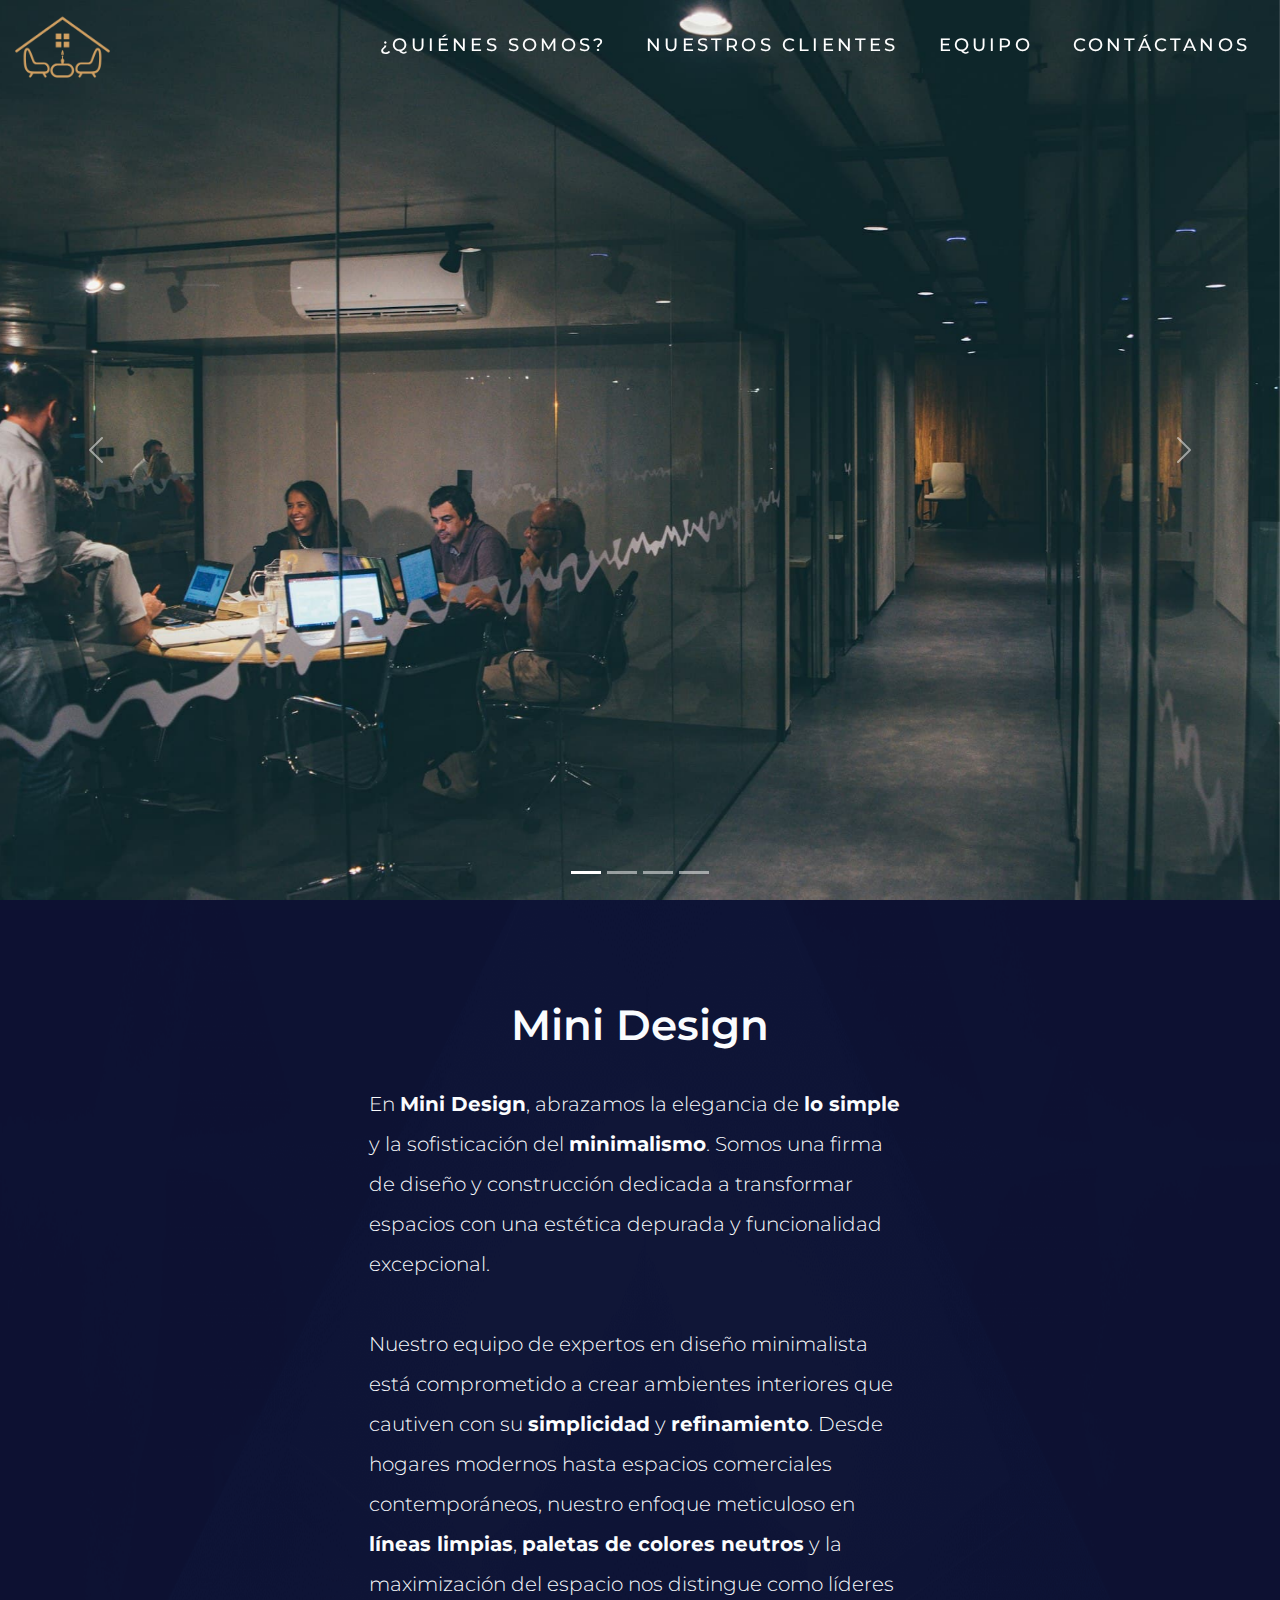
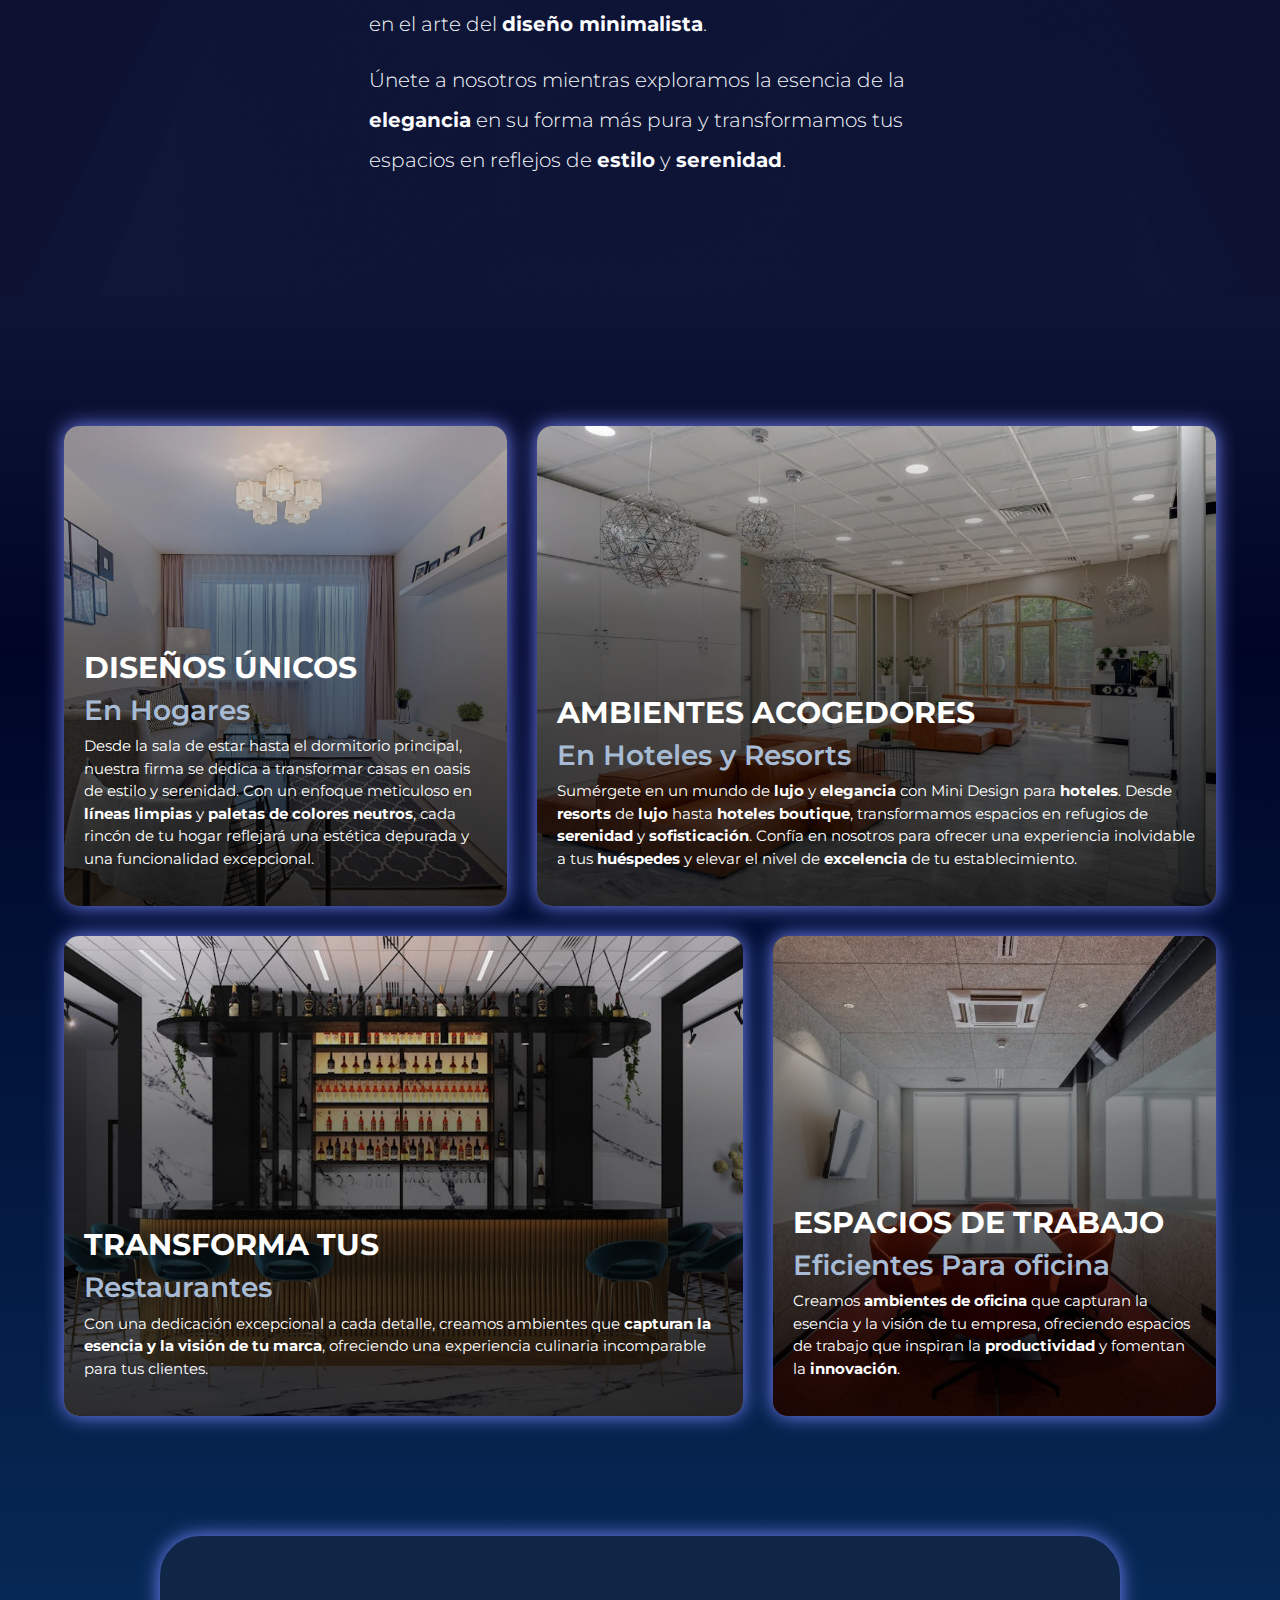
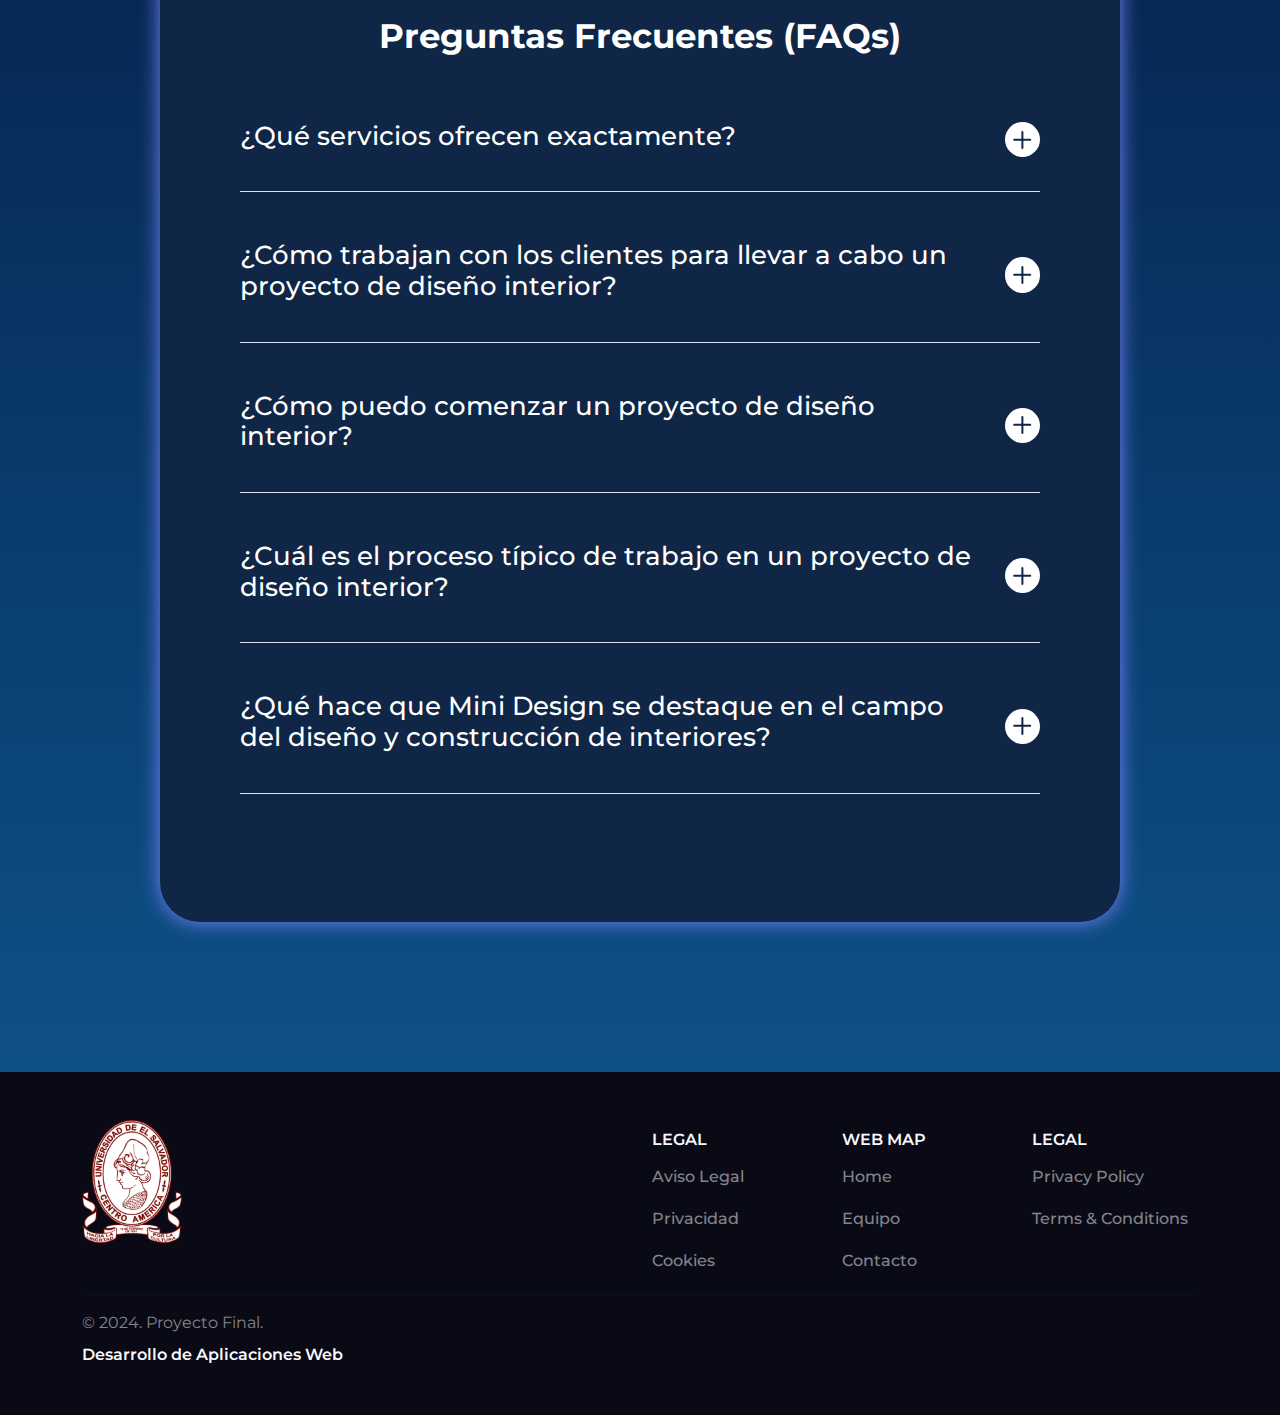
<file: index.html>
<!DOCTYPE html>
<html lang="en">

<head>
  <meta charset="UTF-8">
  <meta name="viewport" content="width=device-width, initial-scale=1.0">
  <title>Mini Design</title>
  <!--BOOTSTRAP-->
  <link href="https://cdn.jsdelivr.net/npm/bootstrap@5.3.3/dist/css/bootstrap.min.css" rel="stylesheet"
    integrity="sha384-QWTKZyjpPEjISv5WaRU9OFeRpok6YctnYmDr5pNlyT2bRjXh0JMhjY6hW+ALEwIH" crossorigin="anonymous">
  <!--CSS-->
  <link rel="stylesheet" href="css/style.css">
  <!--Fav-icon-->
  <link rel="icon" href="images/logo.png" type="image/png">
</head>

<body>
  <!-- HEADER && NAVBAR-->
  <section id="header">
    <header class="navbar__header navbar__container">
      <navbar class="nav">
        <div class="navbar__logo">
          <a href="#">
            <!-- TODO: CHANGE TO A NEW LOGO-->
            <img src="images/logo.png" width="105">
          </a>
        </div>

        <div class="navbar__list">
          <div class="navbar__hamburger">
            <div class="navbar__bar"></div>
          </div>
          <ul>
            <li><a class="navbar-link" data-after="¿Quiénes somos?" href="./about.html">¿Quiénes somos?</a></li>
            <li><a class="navbar-link" data-after="Nuestros clientes" href="./clientes.html">Nuestros clientes</a></li>
            <li><a class="navbar-link" data-after="Equipo" href="./equipo.html">Equipo</a></li>
            <li><a class="navbar-link" data-after="Contáctanos" href="./contact.html">Contáctanos</a></li>
          </ul>
        </div>
      </navbar>
    </header>
  </section>

  <!-- SLIDER -->
  <section id="carousel-section">
    <div id="carouselExampleIndicators" class="carousel slide">
      <div class="carousel-indicators">
        <button type="button" data-bs-target="#carouselExampleIndicators" data-bs-slide-to="0" class="active"
          aria-current="true" aria-label="Slide 1"></button>
        <button type="button" data-bs-target="#carouselExampleIndicators" data-bs-slide-to="1"
          aria-label="Slide 2"></button>
        <button type="button" data-bs-target="#carouselExampleIndicators" data-bs-slide-to="2"
          aria-label="Slide 3"></button>
        <button type="button" data-bs-target="#carouselExampleIndicators" data-bs-slide-to="3"
          aria-label="Slide 4"></button>
      </div>

      <div class="carousel-inner">
        <div class="carousel-item active">
          <img src="images/slider/slider-1.jpg" class="d-block" alt="...">
          <div class="carousel-caption downToUp  d-md-block">
            <h4>Mini Design</h4>
            <p>"Espacios que inspiran"</p>
          </div>
        </div>
        <div class="carousel-item">
          <img src="images/slider/slider-2.jpg" class="d-block" alt="...">
          <div class="carousel-caption  d-md-block">
            <h4>Mini Design</h4>
            <p>"Espacios que inspiran"</p>
          </div>
        </div>
        <div class="carousel-item">
          <img src="images/slider/slider-3.jpg" class="d-block" alt="...">
          <div class="carousel-caption  d-md-block">
            <h4>Mini Design</h4>
            <p>"Espacios que inspiran"</p>
          </div>
        </div>
        <div class="carousel-item">
          <img src="images/slider/slider-4.jpg" class="d-block" alt="...">
          <div class="carousel-caption  d-md-block">
            <h4>Mini Design</h4>
            <p>"Espacios que inspiran"</p>
          </div>
        </div>
      </div>

      <button class="carousel-control-prev" type="button" data-bs-target="#carouselExampleIndicators"
        data-bs-slide="prev">
        <span class="carousel-control-prev-icon" aria-hidden="true"></span>
        <span class="visually-hidden">Previous</span>
      </button>
      <button class="carousel-control-next" type="button" data-bs-target="#carouselExampleIndicators"
        data-bs-slide="next">
        <span class="carousel-control-next-icon" aria-hidden="true"></span>
        <span class="visually-hidden">Next</span>
      </button>
    </div>
  </section>

  <!-- SUMMARY ABOUT US -->
  <section id="summary-section">
    <div class="summary__container">
      <h1 class="showScroll">Mini Design</h1>

      <article class="summary__text">
        <p>
          En <strong>Mini Design</strong>, abrazamos la elegancia de <strong>lo simple</strong> y la sofisticación del
          <strong>minimalismo</strong>. Somos una firma de diseño y construcción dedicada a transformar espacios con una
          estética depurada y funcionalidad excepcional.
        </p>
        <p>
          Nuestro equipo de expertos en diseño minimalista está comprometido a crear ambientes interiores que cautiven
          con su <strong>simplicidad</strong> y <strong>refinamiento</strong>. Desde hogares modernos hasta espacios
          comerciales contemporáneos, nuestro enfoque meticuloso en <strong>líneas limpias</strong>, <strong>paletas de
            colores neutros</strong> y la maximización del espacio nos distingue como líderes en el arte del
          <strong>diseño minimalista</strong>.
        </p>
        <p>
          Únete a nosotros mientras exploramos la esencia de la <strong>elegancia</strong> en su forma más
          pura y transformamos tus espacios en reflejos de <strong>estilo</strong> y <strong>serenidad</strong>.
        </p>
      </article>
    </div>
  </section>

  <!-- BENTO GRID -->
  <section id="bentos">
    <div class="bentos__container">
      <article>
        <div class="bentos__content">
          <h2>Diseños únicos</h2>
          <h3>En Hogares</h3>
          <p>
            Desde la sala de estar hasta el dormitorio principal, nuestra firma se dedica a transformar casas en oasis
            de estilo y serenidad. Con un enfoque meticuloso en <strong>líneas limpias</strong> y <strong>paletas de
              colores neutros</strong>, cada rincón de tu hogar reflejará una estética depurada y una funcionalidad
            excepcional.
          </p>
        </div>
        <div class="bentos__image"></div>
        <div class="bentos__gradient"></div>
      </article>


      <article>
        <div class="bentos__content">
          <h2>Ambientes Acogedores</h2>
          <h3>En Hoteles y Resorts</h3>
          <p>
            Sumérgete en un mundo de <strong>lujo</strong> y <strong>elegancia</strong> con Mini Design para
            <strong>hoteles</strong>.
            Desde <strong>resorts</strong> de <strong>lujo</strong> hasta <strong>hoteles boutique</strong>,
            transformamos espacios en
            refugios de <strong>serenidad</strong> y <strong>sofisticación</strong>. Confía en nosotros para ofrecer una
            experiencia
            inolvidable a tus <strong>huéspedes</strong> y elevar el nivel de <strong>excelencia</strong> de tu
            establecimiento.
          </p>
        </div>
        <div class="bentos__image"></div>
        <div class="bentos__gradient"></div>
      </article>

      <article>
        <div class="bentos__content">
          <h2>Transforma tus</h2>
          <h3>Restaurantes</h3>
          <p>
            Con una dedicación excepcional a cada detalle, creamos ambientes que <strong>capturan la esencia
              y la visión de tu marca</strong>, ofreciendo una experiencia culinaria incomparable para tus clientes.
          </p>

        </div>
        <div class="bentos__image"></div>
        <div class="bentos__gradient"></div>
      </article>

      <article>
        <div class="bentos__content">
          <h2>Espacios de Trabajo</h2>
          <h3>Eficientes Para oficina</h3>
          <p>
            Creamos <strong>ambientes de oficina</strong>
            que capturan la esencia y la visión de tu empresa, ofreciendo espacios de trabajo que inspiran la
            <strong>productividad</strong> y fomentan la <strong>innovación</strong>.
          </p>
        </div>
        <div class="bentos__image"></div>
        <div class="bentos__gradient"></div>
      </article>
    </div>

    <div class="FAQ-container">
      <div class="accordion__wrapper">
        <h1 class="accordion__title">Preguntas Frecuentes (FAQs)</h1>
    
        <!-- Accordion 1  -->
        <div class="accordion">
          <div class="accordion__header">
            <h2 class="accordion__question">¿Qué servicios ofrecen exactamente?</h2>
            <div class="accordion__icon">
              <div class="accorddion-ic"></div>
            </div>
          </div>
          <div class="accordion__content">
            <p class="accordion__answer">
              En Mini Design nos especializamos en transformar espacios interiores en obras de arte funcionales y estéticamente
              agradables. Nuestro equipo de diseñadores y constructores trabaja en estrecha colaboración con nuestros clientes para
              convertir sus visiones en realidad, ya sea en proyectos residenciales o comerciales.
            </p>
          </div>
        </div>

        <!-- Accordion 2  -->
        <div class="accordion">
          <div class="accordion__header">
            <h2 class="accordion__question">¿Cómo trabajan con los clientes para llevar a cabo un proyecto de diseño interior?</h2>
            <div class="accordion__icon">
              <div class="accorddion-ic"></div>
            </div>
          </div>
          <div class="accordion__content">
            <p class="accordion__answer">
              En Mini Design, nos comprometemos a ofrecer un servicio personalizado y de alta calidad. Trabajamos en estrecha
              colaboración con nuestros clientes desde el concepto inicial hasta la finalización del proyecto, centrándonos en la
              excelencia en el diseño y la ejecución para asegurar su satisfacción.
            </p>
          </div>
        </div>
    
        <!-- Accordion 3 -->
        <div class="accordion">
          <div class="accordion__header">
            <h2 class="accordion__question">¿Cómo puedo comenzar un proyecto de diseño interior?</h2>
            <div class="accordion__icon">
              <div class="accorddion-ic"></div>
            </div>
          </div>
          <div class="accordion__content">
            <p class="accordion__answer">
              Para comenzar un proyecto con Mini Design, simplemente contáctanos a través de nuestro sitio web o por teléfono para
              programar una consulta inicial. Durante esta consulta, discutiremos tus ideas, objetivos y requisitos específicos, y
              trabajaremos juntos para desarrollar un plan personalizado que se adapte a tus necesidades.
            </p>
          </div>
        </div>
    
        <!-- Accordion 4 -->
        <div class="accordion">
          <div class="accordion__header">
            <h2 class="accordion__question">¿Cuál es el proceso típico de trabajo en un proyecto de diseño interior?</h2>
            <div class="accordion__icon">
              <div class="accorddion-ic"></div>
            </div>
          </div>
          <div class="accordion__content">
            <p class="accordion__answer">
              Nuestro proceso comienza con una consulta inicial para comprender tus necesidades y objetivos. Luego, nuestro equipo
              desarrollará conceptos y propuestas de diseño que se ajusten a tus preferencias. Una vez aprobado el diseño,
              procedemos con la ejecución del proyecto, gestionando todos los aspectos de la construcción y la instalación para
              garantizar un resultado final excepcional.
            </p>
          </div>
        </div>
    
        <!-- Accordion 5 -->
        <div class="accordion">
          <div class="accordion__header">
            <h2 class="accordion__question">¿Qué hace que Mini Design se destaque en el campo del diseño y construcción de interiores?</h2>
            <div class="accordion__icon">
              <div class="accorddion-ic"></div>
            </div>
          </div>
          <div class="accordion__content">
            <p class="accordion__answer">
              Mini Design se destaca en el campo del diseño y construcción de interiores por varias razones, y una de las
              principales es nuestra maestría en el estilo minimalista. Nos hemos convertido en líderes reconocidos en este ámbito
              gracias a nuestra capacidad para crear espacios excepcionales que fusionan la funcionalidad con la estética de una
              manera sutil y elegante.
            </p>
          </div>
        </div>
      </div>
    </div>
  </section>

  <footer id="footer">
    <section class="py-5 py-xl-8 py-xxl-9">
      <div class="container overflow-hidden">
        <div class="row gy-5 gy-md-0 align-items-start">
          <div class="col-sm-12 col-md-6 text-center text-md-start">
            <img width="100px" src="images/ues-logo.webp">
          </div>

          <div class="footer__col col-sm-12 col-md-2 text-center text-md-start d-flex flex-column">
            <div class="footer_heading text-center text-md-start mt-2 fs-7 text-light">
              LEGAL
            </div>
            <a class="text-white-50 text-decoration-none" href="./legal.html">
              <h6>Aviso Legal</h6>
            </a>
            <a class="text-white-50 text-decoration-none" href="./privacidad.html">
              <h6>Privacidad</h6>
            </a>
            <a class="text-white-50 text-decoration-none" href="./cookies.html">
              <h6>Cookies</h6>
            </a>
          </div>

          <div class="footer__col col-sm-12 col-md-2 text-center text-md-start d-flex flex-column">
            <div class="footer_heading text-center text-md-start mt-2 fs-7 text-light">
              WEB MAP
            </div>
            <a class="text-white-50 text-decoration-none" href="./index.html">
              <h6>Home</h6>
            </a>
            <a class="text-white-50 text-decoration-none" href="./equipo.html">
              <h6>Equipo</h6>
            </a>
            <a class="text-white-50 text-decoration-none" href="./contact.html">
              <h6>Contacto</h6>
            </a>
          </div>

          <div class="footer__col col-sm-12 col-md-2 text-center text-md-start d-flex flex-column">
            <div class="footer_heading text-center text-md-start mt-2 fs-7 text-light">
              LEGAL
            </div>
            <a class="text-white-50 text-decoration-none" href="./privacidad.html">
              <h6>Privacy Policy</h6>
            </a>
            <a class="text-white-50 text-decoration-none" href="./terminos.html">
              <h6>Terms & Conditions</h6>
            </a>
          </div>
        </div>
        <hr>

        <div class="row">
          <div class="col-xs-12 col-md-6 order-1 order-md-0 ">
            <div class="copyright text-center text-md-start text-white-50">
              &copy; 2024. Proyecto Final.
            </div>
            <div class="footer_heading text-center text-md-start mt-2 fs-7 text-light">
              Desarrollo de Aplicaciones Web
            </div>
          </div>
        </div>
    </section>
  </footer>

  <script src="https://cdn.jsdelivr.net/npm/bootstrap@5.3.3/dist/js/bootstrap.bundle.min.js"
    integrity="sha384-YvpcrYf0tY3lHB60NNkmXc5s9fDVZLESaAA55NDzOxhy9GkcIdslK1eN7N6jIeHz"
    crossorigin="anonymous"></script>
  <script src="js/script.js"></script>
</body>
</html>
</file>
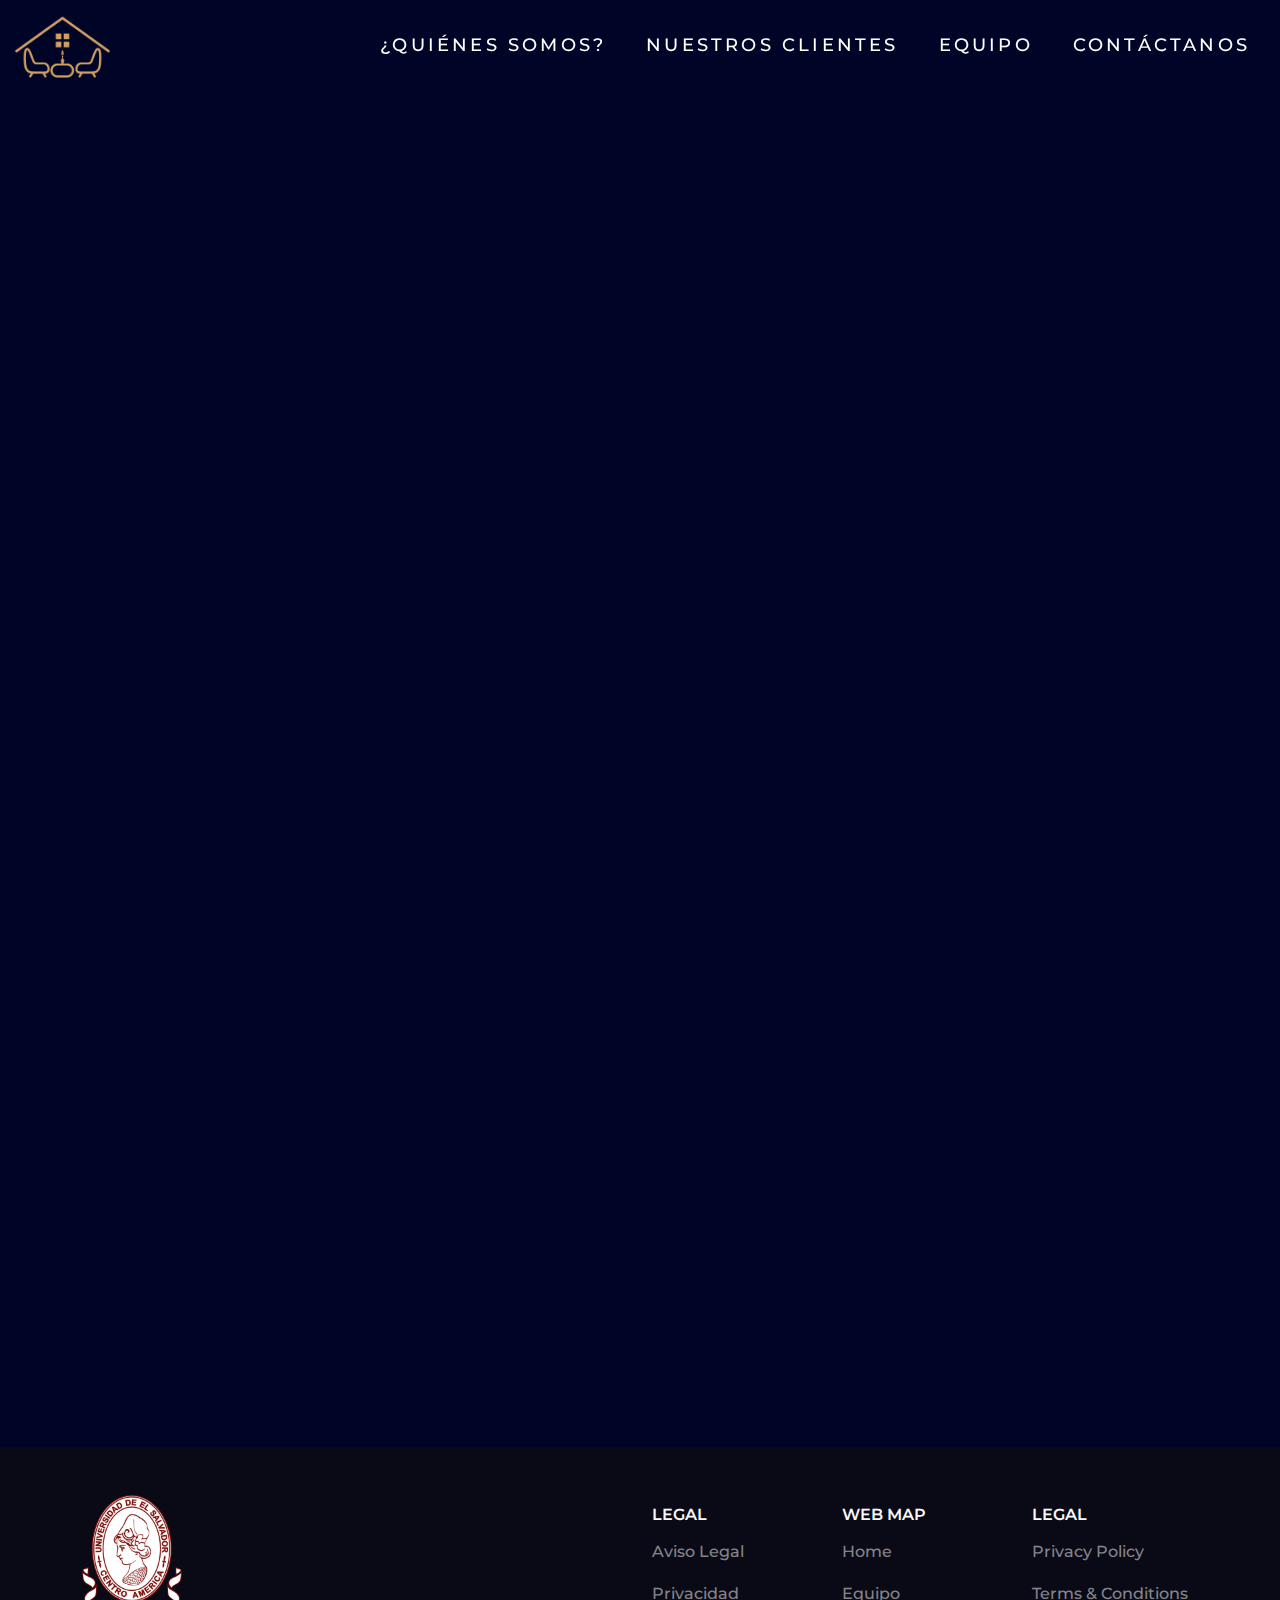
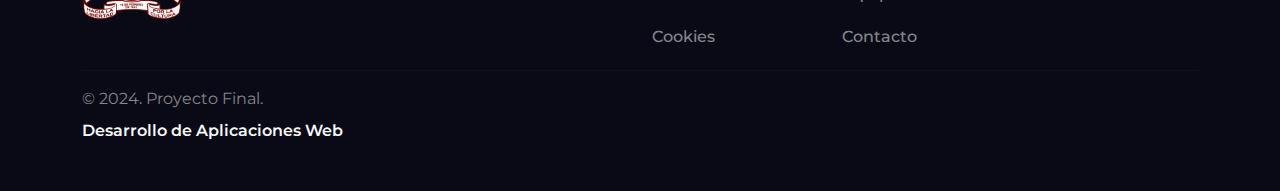
<file: about.html>
<!DOCTYPE html>
<html lang="en">

<head>
  <meta charset="UTF-8">
  <meta name="viewport" content="width=device-width, initial-scale=1.0">
  <title>Quienes somos</title>
  <!--BOOTSTRAP-->
  <link href="https://cdn.jsdelivr.net/npm/bootstrap@5.3.3/dist/css/bootstrap.min.css" rel="stylesheet"
    integrity="sha384-QWTKZyjpPEjISv5WaRU9OFeRpok6YctnYmDr5pNlyT2bRjXh0JMhjY6hW+ALEwIH" crossorigin="anonymous">
  <!--CSS-->
  <link rel="stylesheet" href="css/style.css">
  <!--Fav-icon-->
  <link rel="icon" href="images/logo.png" type="image/png">
</head>

<body>
  <!-- HEADER && NAVBAR-->
  <section id="header">
    <header class="navbar__header navbar__container">
      <navbar class="nav">
        <div class="navbar__logo">
          <a href="index.html">
            <!-- TODO: CHANGE TO A NEW LOGO-->
            <img src="images/logo.png" width="105">
          </a>
        </div>

        <div class="navbar__list">
          <div class="navbar__hamburger">
            <div class="navbar__bar"></div>
          </div>
          <ul>
            <li><a class="navbar-link" data-after="¿Quiénes somos?" href="./about.html">¿Quiénes somos?</a></li>
            <li><a class="navbar-link" data-after="Nuestros clientes" href="./clientes.html">Nuestros clientes</a></li>
            <li><a class="navbar-link" data-after="Equipo" href="./equipo.html">Equipo</a></li>
            <li><a class="navbar-link" data-after="Contáctanos" href="./contact.html">Contáctanos</a></li>
          </ul>
        </div>
      </navbar>
    </header>
  </section>


  <!-- ABOUT US -->
  <section id="we_are-section">
    <div class="we_are__container fadeEffect">
      <h1>¿Quienes Somos?</h1>

      <article class="we_are__text">
        <p>
          En <strong>Mini Design</strong>, nos especializamos en <strong>transformar espacios interiores</strong> en
          obras de arte funcionales y estéticamente agradables.
          Con una combinación única de creatividad, habilidad técnica y atención al detalle, nuestro equipo de
          diseñadores y constructores trabaja en estrecha colaboración
          con nuestros clientes para <strong>convertir sus visiones en realidad</strong>. Desde proyectos residenciales
          hasta comerciales, nos comprometemos a ofrecer soluciones
          innovadoras que superen las expectativas y creen entornos inspiradores que perduren en el tiempo.
        </p>
        <p>
          <strong>Nuestra misión</strong> es crear espacios interiores excepcionales que <strong> refleje la
            individualidad y el estilo de nuestros clientes</strong> .
          Nos esforzamos por ofrecer un servicio personalizado y de alta calidad, <strong>centrándonos en la excelencia
            en el diseño y la ejecución</strong> para asegurar
          la satisfacción de quienes confían en nosotros para dar vida a sus proyectos.
        </p>
        <p>
          <strong>Nuestra visión</strong> aspiramos a ser líderes <strong>reconocidos en el campo del diseño y
            construcción de interiores</strong>, tanto a nivel local como
          internacional.Nos esforzamos por mantenernos a la vanguardia de las tendencias y tecnologías emergentes,
          mientras conservamos nuestro compromiso con la artesanía tradicional
          y la atención al detalle.
        </p>
        <p>
          <strong>Nuestros valores</strong> fundamentales son <strong> la excelencia, la creatividad, la integridad y el
            compromiso con la satisfacción del cliente</strong>. Nos esforzamos por superar
          constantemente las expectativas mediante la entrega de soluciones innovadoras y de alta calidad, impulsadas
          por una <strong>pasión por el diseño y la atención al detalle</strong>. Nuestro
          compromiso con la integridad guía cada interacción, <strong>asegurando transparencia y honestidad</strong> en
          todas nuestras relaciones comerciales.
        </p>

      </article>
    </div>
  </section>


  <footer id="footer">
    <section class="py-5 py-xl-8 py-xxl-9">
      <div class="container overflow-hidden">
        <div class="row gy-5 gy-md-0 align-items-start">
          <div class="col-sm-12 col-md-6 text-center text-md-start">
            <img width="100px" src="images/ues-logo.webp">
          </div>

          <div class="footer__col col-sm-12 col-md-2 text-center text-md-start d-flex flex-column">
            <div class="footer_heading text-center text-md-start mt-2 fs-7 text-light">
              LEGAL
            </div>
            <a class="text-white-50 text-decoration-none" href="./legal.html">
              <h6>Aviso Legal</h6>
            </a>
            <a class="text-white-50 text-decoration-none" href="./privacidad.html">
              <h6>Privacidad</h6>
            </a>
            <a class="text-white-50 text-decoration-none" href="./cookies.html">
              <h6>Cookies</h6>
            </a>
          </div>

          <div class="footer__col col-sm-12 col-md-2 text-center text-md-start d-flex flex-column">
            <div class="footer_heading text-center text-md-start mt-2 fs-7 text-light">
              WEB MAP
            </div>
            <a class="text-white-50 text-decoration-none" href="./index.html">
              <h6>Home</h6>
            </a>
            <a class="text-white-50 text-decoration-none" href="./equipo.html">
              <h6>Equipo</h6>
            </a>
            <a class="text-white-50 text-decoration-none" href="./contact.html">
              <h6>Contacto</h6>
            </a>
          </div>

          <div class="footer__col col-sm-12 col-md-2 text-center text-md-start d-flex flex-column">
            <div class="footer_heading text-center text-md-start mt-2 fs-7 text-light">
              LEGAL
            </div>
            <a class="text-white-50 text-decoration-none" href="./privacidad.html">
              <h6>Privacy Policy</h6>
            </a>
            <a class="text-white-50 text-decoration-none" href="./terminos.html">
              <h6>Terms & Conditions</h6>
            </a>
          </div>
        </div>
        <hr>

        <div class="row">
          <div class="col-xs-12 col-md-6 order-1 order-md-0 ">
            <div class="copyright text-center text-md-start text-white-50">
              &copy; 2024. Proyecto Final.
            </div>
            <div class="footer_heading text-center text-md-start mt-2 fs-7 text-light">
              Desarrollo de Aplicaciones Web
            </div>
          </div>
        </div>
    </section>
  </footer>

  <script src="https://cdn.jsdelivr.net/npm/bootstrap@5.3.3/dist/js/bootstrap.bundle.min.js"
    integrity="sha384-YvpcrYf0tY3lHB60NNkmXc5s9fDVZLESaAA55NDzOxhy9GkcIdslK1eN7N6jIeHz"
    crossorigin="anonymous"></script>
  <script src="js/script.js"></script>
</body>
</html>
</file>
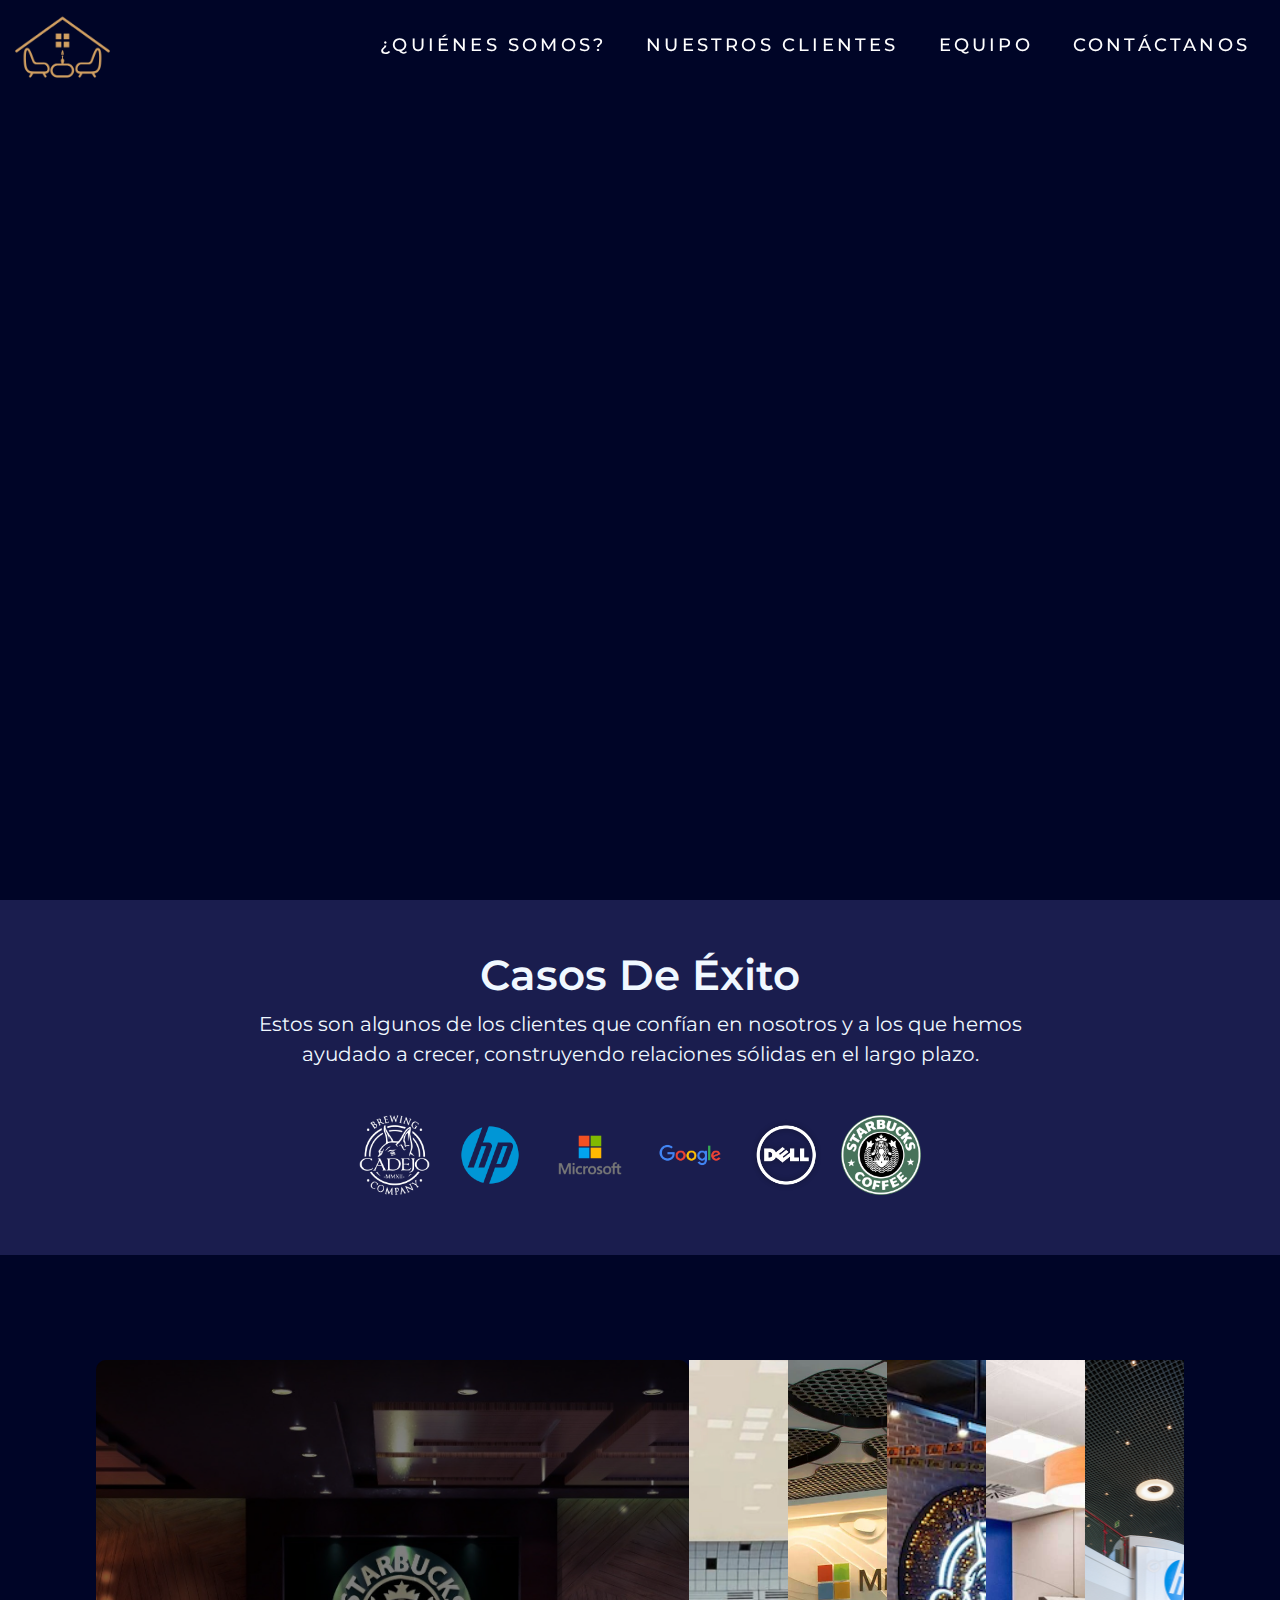
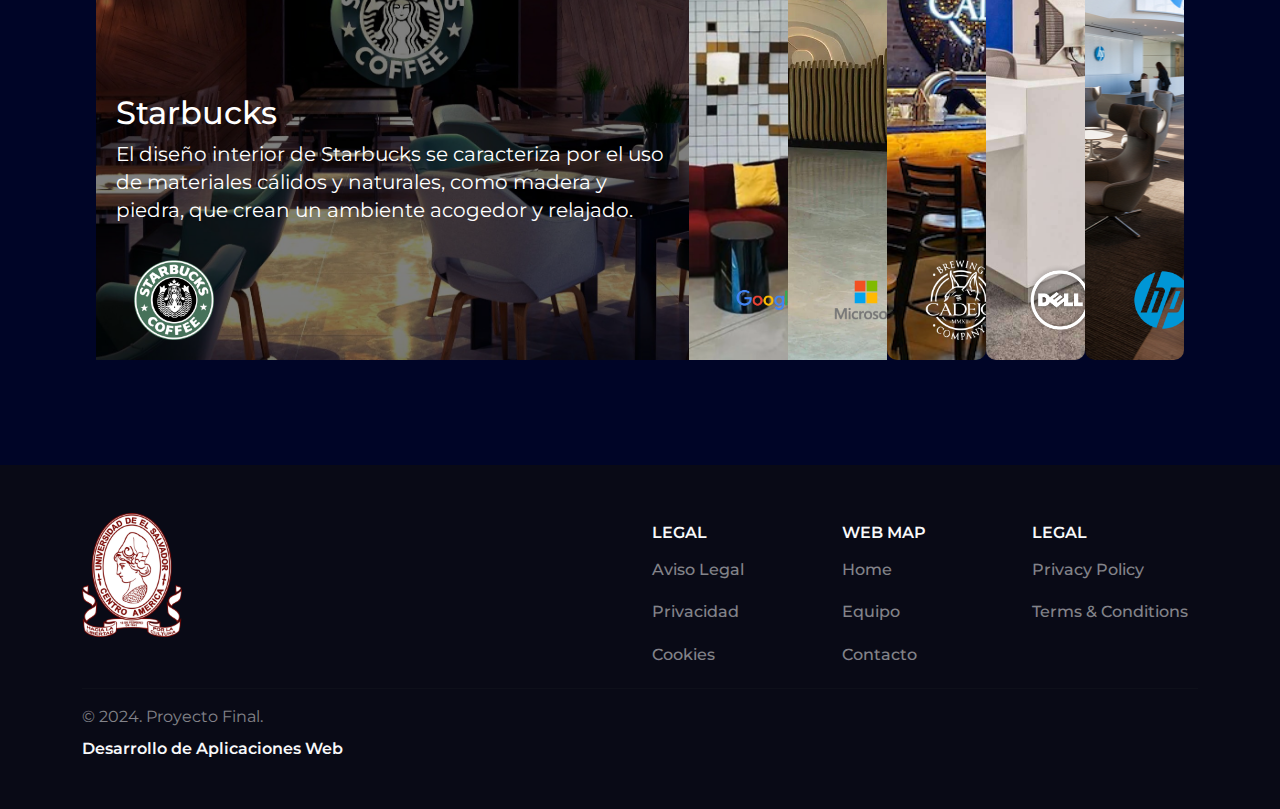
<file: clientes.html>
<!DOCTYPE html>
<html lang="en">

<head>
  <meta charset="UTF-8">
  <meta name="viewport" content="width=device-width, initial-scale=1.0">
  <title>Clientes</title>
  <!--BOOTSTRAP-->
  <link href="https://cdn.jsdelivr.net/npm/bootstrap@5.3.3/dist/css/bootstrap.min.css" rel="stylesheet"
    integrity="sha384-QWTKZyjpPEjISv5WaRU9OFeRpok6YctnYmDr5pNlyT2bRjXh0JMhjY6hW+ALEwIH" crossorigin="anonymous">
  <!--CSS-->
  <link rel="stylesheet" href="css/style.css">
  <!--Fav-icon-->
  <link rel="icon" href="images/logo.png" type="image/png">
</head>

<body>
  <!-- HEADER && NAVBAR-->
  <section id="header">
    <header class="navbar__header navbar__container">
      <navbar class="nav">
        <div class="navbar__logo">
          <a href="index.html">
            <!-- TODO: CHANGE TO A NEW LOGO-->
            <img src="images/logo.png" width="105">
          </a>
        </div>

        <div class="navbar__list">
          <div class="navbar__hamburger">
            <div class="navbar__bar"></div>
          </div>
          <ul>
            <li><a class="navbar-link" data-after="¿Quiénes somos?" href="./about.html">¿Quiénes somos?</a></li>
            <li><a class="navbar-link" data-after="Nuestros clientes" href="./clientes.html">Nuestros clientes</a></li>
            <li><a class="navbar-link" data-after="Equipo" href="./equipo.html">Equipo</a></li>
            <li><a class="navbar-link" data-after="Contáctanos" href="./contact.html">Contáctanos</a></li>
          </ul>
        </div>
      </navbar>
    </header>
  </section>

  <!-- clientes -->
  <section id="we_are-section">
    <div class="we_are__container fadeEffect">
      <h1>Clientes</h1>

      <article class="we_are__text">
        <p>
          En <strong>Mini Design</strong>, nos enorgullece colaborar con una amplia gama de clientes, desde particulares
          hasta
          empresas internacionales. Nuestra cartera incluye proyectos residenciales, comerciales y de hospitalidad.
          Trabajamos
          estrechamente con cada cliente para materializar sus visiones de diseño, superando expectativas en cada
          proyecto. Nos
          distingue nuestra dedicación a la calidad, la innovación y la atención al detalle. Valoramos relaciones
          basadas en
          confianza y transparencia, construyendo asociaciones duraderas. <strong>Mini Design</strong>, cada proyecto es
          una
          oportunidad para crear espacios interiores excepcionales que reflejen la individualidad y el estilo de
          nuestros
          clientes.
        </p>
      </article>
    </div>
  </section>

  <!-- barra de logos -->
  <div class="logo-bar">
    <div class="logo-des">
      <h1 class="logo-title">Casos De Éxito</h1>
      <p>
        Estos son algunos de los clientes que confían en nosotros y a los que hemos ayudado a crecer, construyendo
        relaciones sólidas en el largo plazo.
      </p>
    </div>

    <div class="logo-images">
      <img src="images/clientes/logos/cadejo.png" class="logo" alt="Logo 1">
      <img src="images/clientes/logos/hp1.png" class="logo" alt="Logo 2">
      <img src="images/clientes/logos/microsft.webp" class="logo" alt="Logo 3">
      <img src="images/clientes/logos/google.png" class="logo" alt="Logo 4">
      <img src="images/clientes/logos/dell.png" class="logo" alt="Logo 5">
      <img src="images/clientes/logos/starbucks.png" class="logo" alt="Logo 5">
    </div>
  </div>

  <section class="clients-rev">
    <div class="clients-main">
      <div class="clients-column clients-expanded">
        <div class="inner-element e-active">
          <h2>Starbucks</h2>
          <p>
            El diseño interior de Starbucks se caracteriza por el uso de materiales cálidos y naturales,
            como madera y piedra, que crean un ambiente acogedor y relajado.
          </p>
        </div>
        <div class="client-icons"> <img src="images/clientes/logos/starbucks.png" class="logo" alt="Logo 1"> </i> </div>
      </div>
      <div class="clients-column">
        <div class="inner-element">
          <h2>Google</h2>
          <p>
            Hemos creado un espacio moderno y minimalista para Google, destacando techos altos con paneles geométricos y
            una impresionante pared de mosaico con su logo en tonos cálidos.
          </p>
        </div>
        <div class="client-icons"> <img src="images/clientes/logos/google.png" class="logo" alt="Logo 2"> </div>
      </div>
      <div class="clients-column">
        <div class="inner-element">
          <h2>Microsoft</h2>
          <p>
            Hemos creado un espacio moderno y elegante para Microsoft, destacando techos altos con paneles geométricos y
            una impresionante pared con diseño en relieve que incorpora el logo de la empresa.
          </p>
        </div>
        <div class="client-icons"><img src="images/clientes/logos/microsft.webp" class="logo" alt="Logo 3"></div>
      </div>
      <div class="clients-column">
        <div class="inner-element">
          <h2>Cadejo</h2>
          <p>
            Hemos diseñado un espacio acogedor y vibrante para Cadejo, destacando una mezcla perfecta de materiales
            rústicos y modernos. El uso de ladrillo expuesto y madera crea un ambiente cálido y atractivo.
          </p>
        </div>
        <div class="client-icons"><img src="images/clientes/logos/cadejo.png" class="logo" alt="Logo 4"></div>
      </div>
      <div class="clients-column">
        <div class="inner-element">
          <h2>Dell</h2>
          <p>
            Hemos llevado a cabo una transformación inspiradora en el espacio de Dell, representa una armoniosa
            combinación de líneas limpias, que evocan una sensación de calidez y modernidad al mismo tiempo.
          </p>
        </div>
        <div class="client-icons"><img src="images/clientes/logos/dell.png" class="logo" alt="Logo 4"></div>
      </div>
      <div class="clients-column">
        <div class="inner-element">
          <h2>HP</h2>
          <p>
            Hemos reinventado en HP un espacio que fomenta la creatividad y el rendimiento al combinar cuidadosamente
            elementos modernos y toques rústicos.
          </p>
        </div>
        <div class="client-icons"><img src="images/clientes/logos/hp1.png" class="logo" alt="Logo 4"></div>
      </div>
    </div>
  </section>

  <!-- FOOTER -->
  <footer id="footer">
    <section class="py-5 py-xl-8 py-xxl-9">
      <div class="container overflow-hidden">
        <div class="row gy-5 gy-md-0 align-items-start">
          <div class="col-sm-12 col-md-6 text-center text-md-start">
            <img width="100px" src="images/ues-logo.webp">
          </div>

          <div class="footer__col col-sm-12 col-md-2 text-center text-md-start d-flex flex-column">
            <div class="footer_heading text-center text-md-start mt-2 fs-7 text-light">
              LEGAL
            </div>
            <a class="text-white-50 text-decoration-none" href="./legal.html">
              <h6>Aviso Legal</h6>
            </a>
            <a class="text-white-50 text-decoration-none" href="./privacidad.html">
              <h6>Privacidad</h6>
            </a>
            <a class="text-white-50 text-decoration-none" href="./cookies.html">
              <h6>Cookies</h6>
            </a>
          </div>

          <div class="footer__col col-sm-12 col-md-2 text-center text-md-start d-flex flex-column">
            <div class="footer_heading text-center text-md-start mt-2 fs-7 text-light">
              WEB MAP
            </div>
            <a class="text-white-50 text-decoration-none" href="./index.html">
              <h6>Home</h6>
            </a>
            <a class="text-white-50 text-decoration-none" href="./equipo.html">
              <h6>Equipo</h6>
            </a>
            <a class="text-white-50 text-decoration-none" href="./contact.html">
              <h6>Contacto</h6>
            </a>
          </div>

          <div class="footer__col col-sm-12 col-md-2 text-center text-md-start d-flex flex-column">
            <div class="footer_heading text-center text-md-start mt-2 fs-7 text-light">
              LEGAL
            </div>
            <a class="text-white-50 text-decoration-none" href="./privacidad.html">
              <h6>Privacy Policy</h6>
            </a>
            <a class="text-white-50 text-decoration-none" href="./terminos.html">
              <h6>Terms & Conditions</h6>
            </a>
          </div>
        </div>
        <hr>

        <div class="row">
          <div class="col-xs-12 col-md-6 order-1 order-md-0 ">
            <div class="copyright text-center text-md-start text-white-50">
              &copy; 2024. Proyecto Final.
            </div>
            <div class="footer_heading text-center text-md-start mt-2 fs-7 text-light">
              Desarrollo de Aplicaciones Web
            </div>
          </div>
        </div>
    </section>
  </footer>

  <script src="https://cdn.jsdelivr.net/npm/bootstrap@5.3.3/dist/js/bootstrap.bundle.min.js"
    integrity="sha384-YvpcrYf0tY3lHB60NNkmXc5s9fDVZLESaAA55NDzOxhy9GkcIdslK1eN7N6jIeHz"
    crossorigin="anonymous"></script>
  <script src="js/script.js"></script>
</body>
</html>
</file>
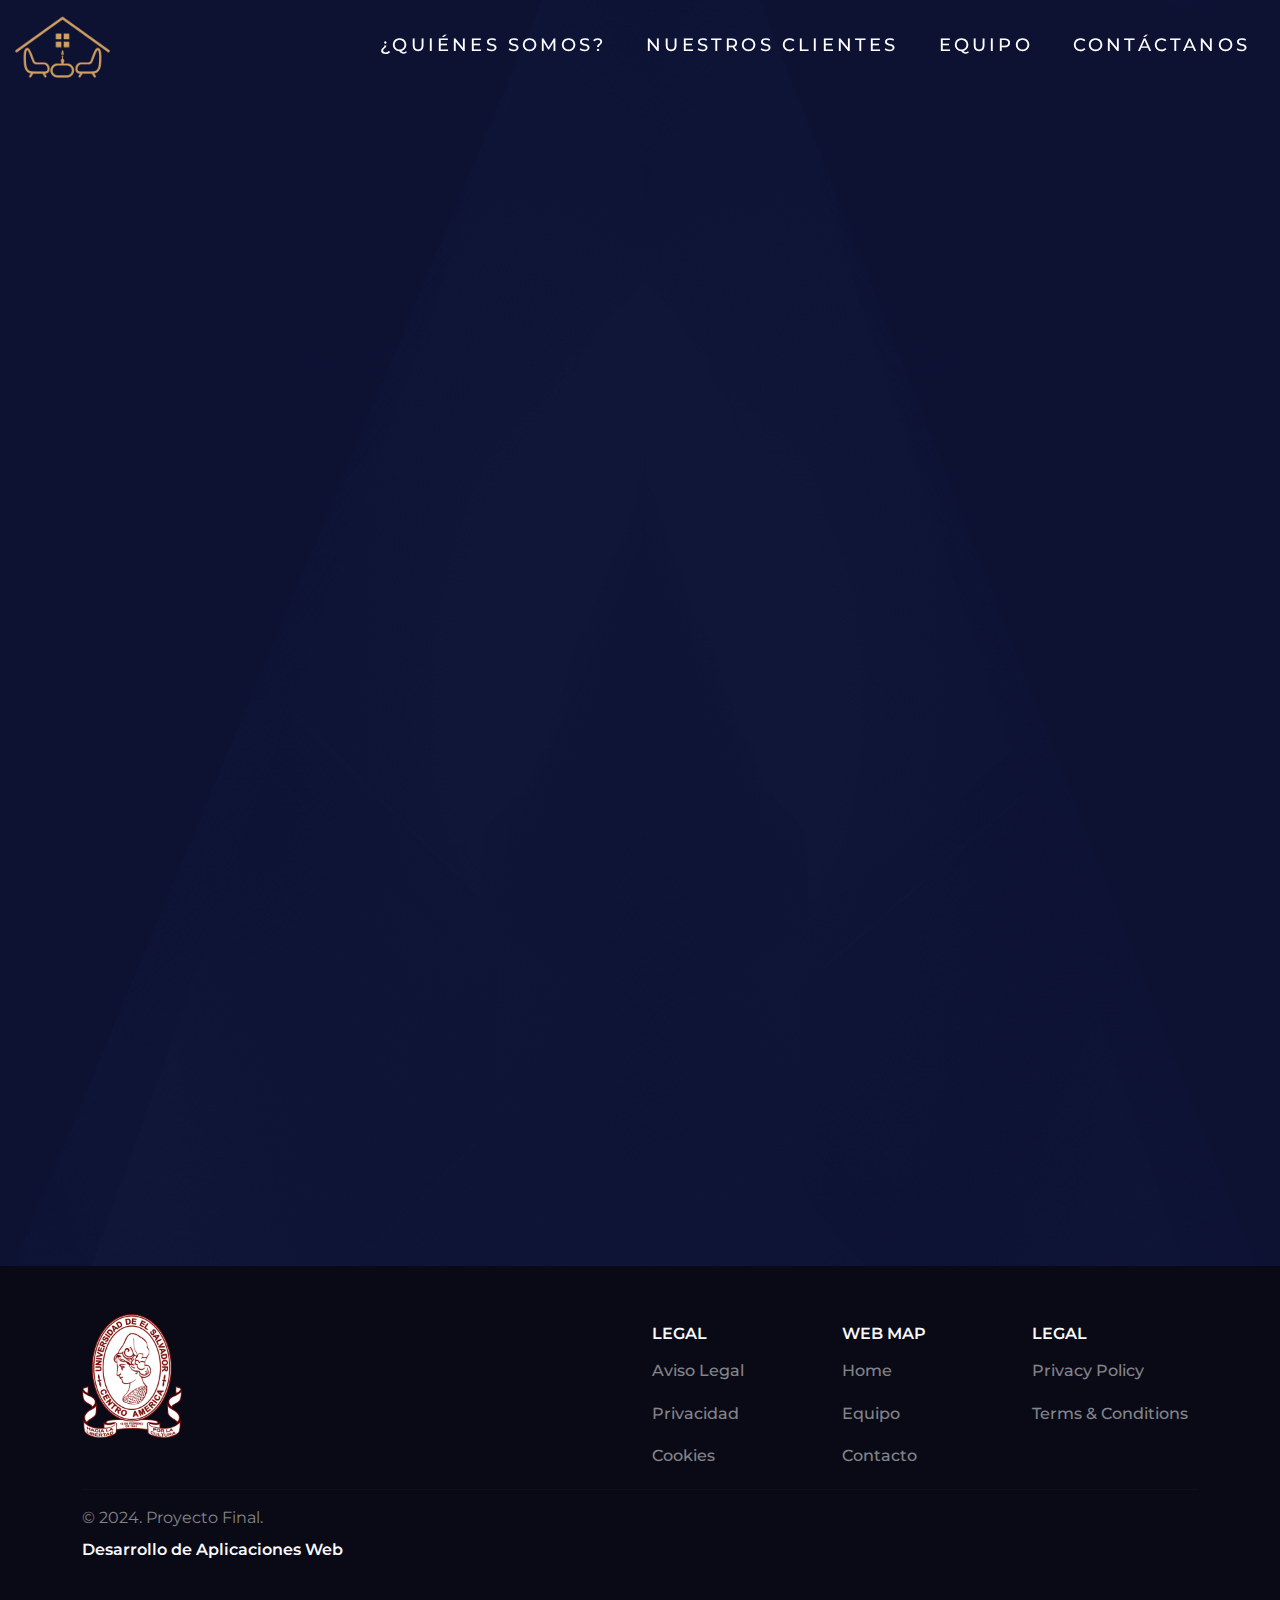
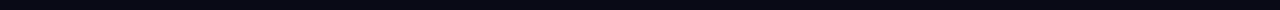
<file: contact.html>
<!DOCTYPE html>
<html lang="en">

<head>
  <meta charset="UTF-8">
  <meta name="viewport" content="width=device-width, initial-scale=1.0">
  <title>Contactanos</title>
  <!--BOOTSTRAP-->
  <link href="https://cdn.jsdelivr.net/npm/bootstrap@5.3.3/dist/css/bootstrap.min.css" rel="stylesheet"
    integrity="sha384-QWTKZyjpPEjISv5WaRU9OFeRpok6YctnYmDr5pNlyT2bRjXh0JMhjY6hW+ALEwIH" crossorigin="anonymous">
  <!--CSS-->
  <link rel="stylesheet" href="css/style.css">
  <!--Fav-icon-->
  <link rel="icon" href="images/logo.png" type="image/png">
</head>

<body>
  <!-- HEADER && NAVBAR-->
  <section id="header">
    <header class="navbar__header navbar__container">
      <navbar class="nav">
        <div class="navbar__logo">
          <a href="index.html">
            <!-- TODO: CHANGE TO A NEW LOGO-->
            <img src="images/logo.png" width="105">
          </a>
        </div>

        <div class="navbar__list">
          <div class="navbar__hamburger">
            <div class="navbar__bar"></div>
          </div>
          <ul>
            <li><a class="navbar-link" data-after="¿Quiénes somos?" href="./about.html">¿Quiénes somos?</a></li>
            <li><a class="navbar-link" data-after="Nuestros clientes" href="./clientes.html">Nuestros clientes</a></li>
            <li><a class="navbar-link" data-after="Equipo" href="./equipo.html">Equipo</a></li>
            <li><a class="navbar-link" data-after="Contáctanos" href="./contact.html">Contáctanos</a></li>
          </ul>
        </div>
      </navbar>
    </header>
  </section>


  <!-- CONTACT -->
  <section id="summary-section">
    <div class="summary__container_contact">

      <article class="summary__text fadeEffect">
        <section class="form">
          <h4 class="bold">CONTÁCTANOS</h4>
          <form id="contactForm" action="https://formspree.io/f/mpzvejvl" method="POST"
            onsubmit="return enviarFormulario()">
            <input class="controls" type="text" name="Nombre" id="Nombre" placeholder="Nombre:"> <br> <br>
            <input class="controls" type="email" name="email" id="email" placeholder="Correo Electronico:"> <br> <br>
            <textarea class="controls" type="text" name="Mensaje" id="Mensaje" placeholder="Mensaje: "></textarea> <br>
            <br>
            <input class="boton" type="submit" value="ENVIAR">
          </form>
        </section>

        <div id="myModal" class="modal">
          <div class="modal-content">
            <span class="close" onclick="cerrarModal()">&times;</span>
            <br>
            <p>Por favor rellena todos los campos.</p>
          </div>
        </div>

        <div id="loadingModal" class="modal">
          <div class="modal-content">
            <div class="loader"></div>
            <br>
            <p>Enviando...</p>
          </div>
        </div>

        <div id="confirmacionModal" class="modal">
          <div class="modal-content">
            <span class="close" onclick="cerrarModal()">&times;</span>
            <div class="icon-container">

              <svg xmlns="http://www.w3.org/2000/svg" width="35" height="35" fill="currentColor"
                class="bi bi-envelope-check" viewBox="0 0 16 16">
                <path
                  d="M2 2a2 2 0 0 0-2 2v8.01A2 2 0 0 0 2 14h5.5a.5.5 0 0 0 0-1H2a1 1 0 0 1-.966-.741l5.64-3.471L8 9.583l7-4.2V8.5a.5.5 0 0 0 1 0V4a2 2 0 0 0-2-2zm3.708 6.208L1 11.105V5.383zM1 4.217V4a1 1 0 0 1 1-1h12a1 1 0 0 1 1 1v.217l-7 4.2z" />
                <path
                  d="M16 12.5a3.5 3.5 0 1 1-7 0 3.5 3.5 0 0 1 7 0m-1.993-1.679a.5.5 0 0 0-.686.172l-1.17 1.95-.547-.547a.5.5 0 0 0-.708.708l.774.773a.75.75 0 0 0 1.174-.144l1.335-2.226a.5.5 0 0 0-.172-.686" />
              </svg>
            </div>
            <br>
            <p id="exitoMensaje">Agradecemos tu mensaje.<br>Pronto te contactaremos.</p>
          </div>
        </div>

        <script>
          function validarFormulario() {
            var nombre = document.getElementById("Nombre").value.trim();
            var email = document.getElementById("email").value.trim();
            var mensaje = document.getElementById("Mensaje").value.trim();

            if (nombre === "" || email === "" || mensaje === "") {
              mostrarModal("Por favor, completa todos los campos.");
              return false;
            }

            return true;
          }

          function mostrarModal(mensaje) {
            var modal = document.getElementById("myModal");
            var mensajeError = modal.querySelector("p");
            mensajeError.textContent = mensaje;
            modal.style.display = "block";
          }

          function cerrarModal() {
            var modal = document.getElementById("myModal");
            modal.style.display = "none";
          }

          function mostrarExito() {
            var confirmacionModal = document.getElementById("confirmacionModal");
            confirmacionModal.style.display = "block";
          }

          function enviarFormulario() {
            var valido = validarFormulario();
            if (valido) {
              // Mostrar modal de spinner de carga
              var spinnerModal = document.getElementById("loadingModal");
              spinnerModal.style.display = "block";

              var formulario = document.getElementById("contactForm");
              var datos = new FormData(formulario);

              fetch(formulario.action, {
                method: formulario.method,
                body: datos
              })
                .then(response => {
                  if (!response.ok) {
                    throw new Error('Error al enviar el formulario.');
                  }
                  return response.text();
                })
                .then(data => {
                  spinnerModal.style.display = "none";


                })
                .catch(error => {
                  spinnerModal.style.display = "none"; 

                  mostrarExito();  //Se muestra mensaje de confirmación
                  formulario.reset();
                  setTimeout(() => {
                    window.location.href = "https://doisaac.github.io/miniDesign-company/index.html";
                  }, 2000); //Tiempo en que redirige a la página principal, 2segundos
                });
            }
            return false;
          }
        </script>

        <br>
        <section class="contenedor_contact">
          <section>
            <a href="https://api.whatsapp.com/send?phone=50379256630" target="_blank">
              <svg xmlns="http://www.w3.org/2000/svg" width="45" height="45" fill="White" class="bi grow bi-whatsapp"
                viewBox="0 0 16 16">
                <path
                  d="M13.601 2.326A7.85 7.85 0 0 0 7.994 0C3.627 0 .068 3.558.064 7.926c0 1.399.366 2.76 1.057 3.965L0 16l4.204-1.102a7.9 7.9 0 0 0 3.79.965h.004c4.368 0 7.926-3.558 7.93-7.93A7.9 7.9 0 0 0 13.6 2.326zM7.994 14.521a6.6 6.6 0 0 1-3.356-.92l-.24-.144-2.494.654.666-2.433-.156-.251a6.56 6.56 0 0 1-1.007-3.505c0-3.626 2.957-6.584 6.591-6.584a6.56 6.56 0 0 1 4.66 1.931 6.56 6.56 0 0 1 1.928 4.66c-.004 3.639-2.961 6.592-6.592 6.592m3.615-4.934c-.197-.099-1.17-.578-1.353-.646-.182-.065-.315-.099-.445.099-.133.197-.513.646-.627.775-.114.133-.232.148-.43.05-.197-.1-.836-.308-1.592-.985-.59-.525-.985-1.175-1.103-1.372-.114-.198-.011-.304.088-.403.087-.088.197-.232.296-.346.1-.114.133-.198.198-.33.065-.134.034-.248-.015-.347-.05-.099-.445-1.076-.612-1.47-.16-.389-.323-.335-.445-.34-.114-.007-.247-.007-.38-.007a.73.73 0 0 0-.529.247c-.182.198-.691.677-.691 1.654s.71 1.916.81 2.049c.098.133 1.394 2.132 3.383 2.992.47.205.84.326 1.129.418.475.152.904.129 1.246.08.38-.058 1.171-.48 1.338-.943.164-.464.164-.86.114-.943-.049-.084-.182-.133-.38-.232" />
              </svg>
            </a>
            <a href="https://www.instagram.com/uesoficial/?hl=es" target="_blank">
              <svg xmlns="http://www.w3.org/2000/svg" width="45" height="45" fill="White" class="bi grow bi-instagram"
                viewBox="0 0 16 16">
                <path
                  d="M8 0C5.829 0 5.556.01 4.703.048 3.85.088 3.269.222 2.76.42a3.9 3.9 0 0 0-1.417.923A3.9 3.9 0 0 0 .42 2.76C.222 3.268.087 3.85.048 4.7.01 5.555 0 5.827 0 8.001c0 2.172.01 2.444.048 3.297.04.852.174 1.433.372 1.942.205.526.478.972.923 1.417.444.445.89.719 1.416.923.51.198 1.09.333 1.942.372C5.555 15.99 5.827 16 8 16s2.444-.01 3.298-.048c.851-.04 1.434-.174 1.943-.372a3.9 3.9 0 0 0 1.416-.923c.445-.445.718-.891.923-1.417.197-.509.332-1.09.372-1.942C15.99 10.445 16 10.173 16 8s-.01-2.445-.048-3.299c-.04-.851-.175-1.433-.372-1.941a3.9 3.9 0 0 0-.923-1.417A3.9 3.9 0 0 0 13.24.42c-.51-.198-1.092-.333-1.943-.372C10.443.01 10.172 0 7.998 0zm-.717 1.442h.718c2.136 0 2.389.007 3.232.046.78.035 1.204.166 1.486.275.373.145.64.319.92.599s.453.546.598.92c.11.281.24.705.275 1.485.039.843.047 1.096.047 3.231s-.008 2.389-.047 3.232c-.035.78-.166 1.203-.275 1.485a2.5 2.5 0 0 1-.599.919c-.28.28-.546.453-.92.598-.28.11-.704.24-1.485.276-.843.038-1.096.047-3.232.047s-2.39-.009-3.233-.047c-.78-.036-1.203-.166-1.485-.276a2.5 2.5 0 0 1-.92-.598 2.5 2.5 0 0 1-.6-.92c-.109-.281-.24-.705-.275-1.485-.038-.843-.046-1.096-.046-3.233s.008-2.388.046-3.231c.036-.78.166-1.204.276-1.486.145-.373.319-.64.599-.92s.546-.453.92-.598c.282-.11.705-.24 1.485-.276.738-.034 1.024-.044 2.515-.045zm4.988 1.328a.96.96 0 1 0 0 1.92.96.96 0 0 0 0-1.92m-4.27 1.122a4.109 4.109 0 1 0 0 8.217 4.109 4.109 0 0 0 0-8.217m0 1.441a2.667 2.667 0 1 1 0 5.334 2.667 2.667 0 0 1 0-5.334" />
              </svg>

            </a>
            <a href="https://www.youtube.com/@TVUES" target="_blank">
              <svg xmlns="http://www.w3.org/2000/svg" width="45" height="45" fill="White" class="bi grow bi-youtube"
                viewBox="0 0 16 16">
                <path
                  d="M8.051 1.999h.089c.822.003 4.987.033 6.11.335a2.01 2.01 0 0 1 1.415 1.42c.101.38.172.883.22 1.402l.01.104.022.26.008.104c.065.914.073 1.77.074 1.957v.075c-.001.194-.01 1.108-.082 2.06l-.008.105-.009.104c-.05.572-.124 1.14-.235 1.558a2.01 2.01 0 0 1-1.415 1.42c-1.16.312-5.569.334-6.18.335h-.142c-.309 0-1.587-.006-2.927-.052l-.17-.006-.087-.004-.171-.007-.171-.007c-1.11-.049-2.167-.128-2.654-.26a2.01 2.01 0 0 1-1.415-1.419c-.111-.417-.185-.986-.235-1.558L.09 9.82l-.008-.104A31 31 0 0 1 0 7.68v-.123c.002-.215.01-.958.064-1.778l.007-.103.003-.052.008-.104.022-.26.01-.104c.048-.519.119-1.023.22-1.402a2.01 2.01 0 0 1 1.415-1.42c.487-.13 1.544-.21 2.654-.26l.17-.007.172-.006.086-.003.171-.007A100 100 0 0 1 7.858 2zM6.4 5.209v4.818l4.157-2.408z" />
              </svg>
            </a>
            <a href="https://www.facebook.com/UESoficial.SV" target="_blank">
              <svg xmlns="http://www.w3.org/2000/svg" width="45" height="45" fill="White" class="bi grow bi-facebook"
                viewBox="0 0 16 16">
                <path
                  d="M16 8.049c0-4.446-3.582-8.05-8-8.05C3.58 0-.002 3.603-.002 8.05c0 4.017 2.926 7.347 6.75 7.951v-5.625h-2.03V8.05H6.75V6.275c0-2.017 1.195-3.131 3.022-3.131.876 0 1.791.157 1.791.157v1.98h-1.009c-.993 0-1.303.621-1.303 1.258v1.51h2.218l-.354 2.326H9.25V16c3.824-.604 6.75-3.934 6.75-7.951" />
              </svg>
            </a>
            <a href="https://x.com/UESoficial" target="_blank">
              <svg xmlns="http://www.w3.org/2000/svg" width="45" height="45" fill="White" class="bi grow bi-twitter-x"
                viewBox="0 0 16 16">
                <path
                  d="M12.6.75h2.454l-5.36 6.142L16 15.25h-4.937l-3.867-5.07-4.425 5.07H.316l5.733-6.57L0 .75h5.063l3.495 4.633L12.601.75Zm-.86 13.028h1.36L4.323 2.145H2.865z" />
              </svg>
            </a>
          </section>
        </section>

        <div class="rectangular-text">
          ND22002 - <a href="mailto:ND22002@ues.edu.sv">ND22002@ues.edu.sv</a><br>
          MF22036 - <a href="mailto:MF22036@ues.edu.sv">MF22036@ues.edu.sv</a><br>
          HR21024 - <a href="mailto:HR21024@ues.edu.sv">HR21024@ues.edu.sv</a><br>
          AS19014 - <a href="mailto:AS19014@ues.edu.sv">AS19014@ues.edu.sv</a><br>
          BM22025 - <a href="mailto:BM22025@ues.edu.sv">BM22025@ues.edu.sv</a><br>
        </div>

      </article>
    </div>
  </section>

  <footer id="footer">
    <section class="py-5 py-xl-8 py-xxl-9">
      <div class="container overflow-hidden">
        <div class="row gy-5 gy-md-0 align-items-start">
          <div class="col-sm-12 col-md-6 text-center text-md-start">
            <img width="100px" src="images/ues-logo.webp">
          </div>

          <div class="footer__col col-sm-12 col-md-2 text-center text-md-start d-flex flex-column">
            <div class="footer_heading text-center text-md-start mt-2 fs-7 text-light">
              LEGAL
            </div>
            <a class="text-white-50 text-decoration-none" href="./legal.html">
              <h6>Aviso Legal</h6>
            </a>
            <a class="text-white-50 text-decoration-none" href="./privacidad.html">
              <h6>Privacidad</h6>
            </a>
            <a class="text-white-50 text-decoration-none" href="./cookies.html">
              <h6>Cookies</h6>
            </a>
          </div>

          <div class="footer__col col-sm-12 col-md-2 text-center text-md-start d-flex flex-column">
            <div class="footer_heading text-center text-md-start mt-2 fs-7 text-light">
              WEB MAP
            </div>
            <a class="text-white-50 text-decoration-none" href="./index.html">
              <h6>Home</h6>
            </a>
            <a class="text-white-50 text-decoration-none" href="./equipo.html">
              <h6>Equipo</h6>
            </a>
            <a class="text-white-50 text-decoration-none" href="./contact.html">
              <h6>Contacto</h6>
            </a>
          </div>

          <div class="footer__col col-sm-12 col-md-2 text-center text-md-start d-flex flex-column">
            <div class="footer_heading text-center text-md-start mt-2 fs-7 text-light">
              LEGAL
            </div>
            <a class="text-white-50 text-decoration-none" href="./privacidad.html">
              <h6>Privacy Policy</h6>
            </a>
            <a class="text-white-50 text-decoration-none" href="./terminos.html">
              <h6>Terms & Conditions</h6>
            </a>
          </div>
        </div>
        <hr>

        <div class="row">
          <div class="col-xs-12 col-md-6 order-1 order-md-0 ">
            <div class="copyright text-center text-md-start text-white-50">
              &copy; 2024. Proyecto Final.
            </div>
            <div class="footer_heading text-center text-md-start mt-2 fs-7 text-light">
              Desarrollo de Aplicaciones Web
            </div>
          </div>
        </div>
    </section>
  </footer>

  <script src="https://cdn.jsdelivr.net/npm/bootstrap@5.3.3/dist/js/bootstrap.bundle.min.js"
    integrity="sha384-YvpcrYf0tY3lHB60NNkmXc5s9fDVZLESaAA55NDzOxhy9GkcIdslK1eN7N6jIeHz"
    crossorigin="anonymous"></script>
  <script src="js/script.js"></script>
</body>
</html>
</file>
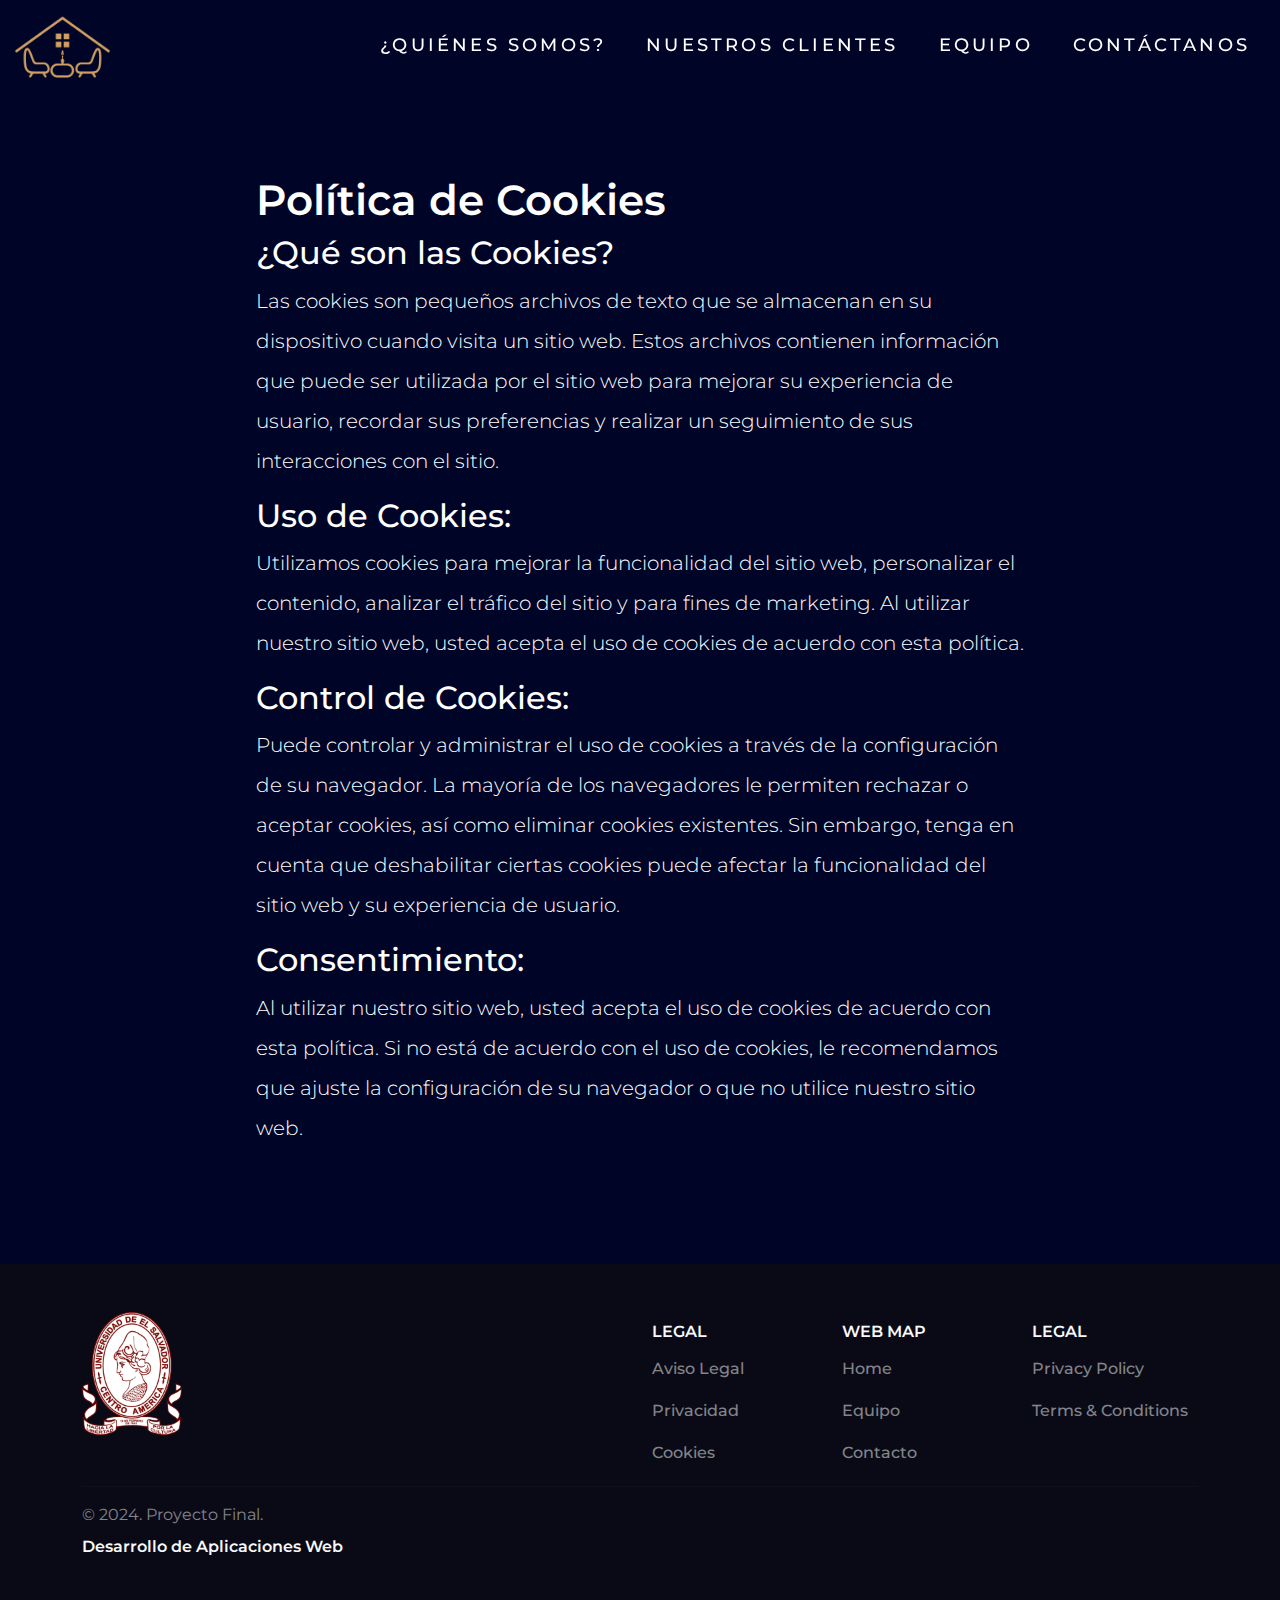
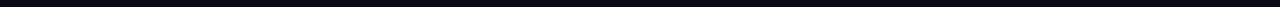
<file: cookies.html>
<!DOCTYPE html>
<html lang="en">

<head>
  <meta charset="UTF-8">
  <meta name="viewport" content="width=device-width, initial-scale=1.0">
  <title>Index</title>
  <!--BOOTSTRAP-->
  <link href="https://cdn.jsdelivr.net/npm/bootstrap@5.3.3/dist/css/bootstrap.min.css" rel="stylesheet"
    integrity="sha384-QWTKZyjpPEjISv5WaRU9OFeRpok6YctnYmDr5pNlyT2bRjXh0JMhjY6hW+ALEwIH" crossorigin="anonymous">
  <!--CSS-->
  <link rel="stylesheet" href="css/style.css">
  <!--Fav-icon-->
  <link rel="icon" href="images/logo.png" type="image/png">
</head>

<body>
  <!-- HEADER && NAVBAR-->
  <section id="header">
    <header class="navbar__header navbar__container">
      <navbar class="nav">
        <div class="navbar__logo">
          <a href="index.html">
            <!-- TODO: CHANGE TO A NEW LOGO-->
            <img src="images/logo.png" width="105">
          </a>
        </div>

        <div class="navbar__list">
          <div class="navbar__hamburger">
            <div class="navbar__bar"></div>
          </div>
          <ul>
            <li><a class="navbar-link" data-after="¿Quiénes somos?" href="./about.html">¿Quiénes somos?</a></li>
            <li><a class="navbar-link" data-after="Nuestros clientes" href="./clientes.html">Nuestros clientes</a></li>
            <li><a class="navbar-link" data-after="Equipo" href="./equipo.html">Equipo</a></li>
            <li><a class="navbar-link" data-after="Contáctanos" href="./contact.html">Contáctanos</a></li>
          </ul>
        </div>
      </navbar>
    </header>
  </section>


  <!-- ABOUT US -->
  <section id="we_are-section">
    <div class="we_are__container">
      <article class="we_are__text">
        <h1>Política de Cookies</h1>

        <h2>¿Qué son las Cookies?</h2>
        <p>Las cookies son pequeños archivos de texto que se almacenan en su dispositivo cuando visita un sitio web.
          Estos archivos contienen información que puede ser utilizada por el sitio web para mejorar su experiencia de
          usuario, recordar sus preferencias y realizar un seguimiento de sus interacciones con el sitio.</p>

        <h2>Uso de Cookies:</h2>
        <p>Utilizamos cookies para mejorar la funcionalidad del sitio web, personalizar el contenido, analizar el
          tráfico del sitio y para fines de marketing. Al utilizar nuestro sitio web, usted acepta el uso de cookies de
          acuerdo con esta política.</p>

        <h2>Control de Cookies:</h2>
        <p>Puede controlar y administrar el uso de cookies a través de la configuración de su navegador. La mayoría de
          los navegadores le permiten rechazar o aceptar cookies, así como eliminar cookies existentes. Sin embargo,
          tenga en cuenta que deshabilitar ciertas cookies puede afectar la funcionalidad del sitio web y su experiencia
          de usuario.</p>

        <h2>Consentimiento:</h2>
        <p>Al utilizar nuestro sitio web, usted acepta el uso de cookies de acuerdo con esta política. Si no está de
          acuerdo con el uso de cookies, le recomendamos que ajuste la configuración de su navegador o que no utilice
          nuestro sitio web.</p>

      </article>
    </div>
  </section>


  <footer id="footer">
    <section class="py-5 py-xl-8 py-xxl-9">
      <div class="container overflow-hidden">
        <div class="row gy-5 gy-md-0 align-items-start">
          <div class="col-sm-12 col-md-6 text-center text-md-start">
            <img width="100px" src="images/ues-logo.webp">
          </div>

          <div class="footer__col col-sm-12 col-md-2 text-center text-md-start d-flex flex-column">
            <div class="footer_heading text-center text-md-start mt-2 fs-7 text-light">
              LEGAL
            </div>
            <a class="text-white-50 text-decoration-none" href="./legal.html">
              <h6>Aviso Legal</h6>
            </a>
            <a class="text-white-50 text-decoration-none" href="./privacidad.html">
              <h6>Privacidad</h6>
            </a>
            <a class="text-white-50 text-decoration-none" href="./cookies.html">
              <h6>Cookies</h6>
            </a>
          </div>

          <div class="footer__col col-sm-12 col-md-2 text-center text-md-start d-flex flex-column">
            <div class="footer_heading text-center text-md-start mt-2 fs-7 text-light">
              WEB MAP
            </div>
            <a class="text-white-50 text-decoration-none" href="./index.html">
              <h6>Home</h6>
            </a>
            <a class="text-white-50 text-decoration-none" href="./equipo.html">
              <h6>Equipo</h6>
            </a>
            <a class="text-white-50 text-decoration-none" href="./contact.html">
              <h6>Contacto</h6>
            </a>
          </div>

          <div class="footer__col col-sm-12 col-md-2 text-center text-md-start d-flex flex-column">
            <div class="footer_heading text-center text-md-start mt-2 fs-7 text-light">
              LEGAL
            </div>
            <a class="text-white-50 text-decoration-none" href="./privacidad.html">
              <h6>Privacy Policy</h6>
            </a>
            <a class="text-white-50 text-decoration-none" href="./terminos.html">
              <h6>Terms & Conditions</h6>
            </a>
          </div>
        </div>
        <hr>

        <div class="row">
          <div class="col-xs-12 col-md-6 order-1 order-md-0 ">
            <div class="copyright text-center text-md-start text-white-50">
              &copy; 2024. Proyecto Final.
            </div>
            <div class="footer_heading text-center text-md-start mt-2 fs-7 text-light">
              Desarrollo de Aplicaciones Web
            </div>
          </div>
        </div>
    </section>
  </footer>

  <script src="https://cdn.jsdelivr.net/npm/bootstrap@5.3.3/dist/js/bootstrap.bundle.min.js"
    integrity="sha384-YvpcrYf0tY3lHB60NNkmXc5s9fDVZLESaAA55NDzOxhy9GkcIdslK1eN7N6jIeHz"
    crossorigin="anonymous"></script>
  <script src="js/script.js"></script>
</body>
</html>
</file>
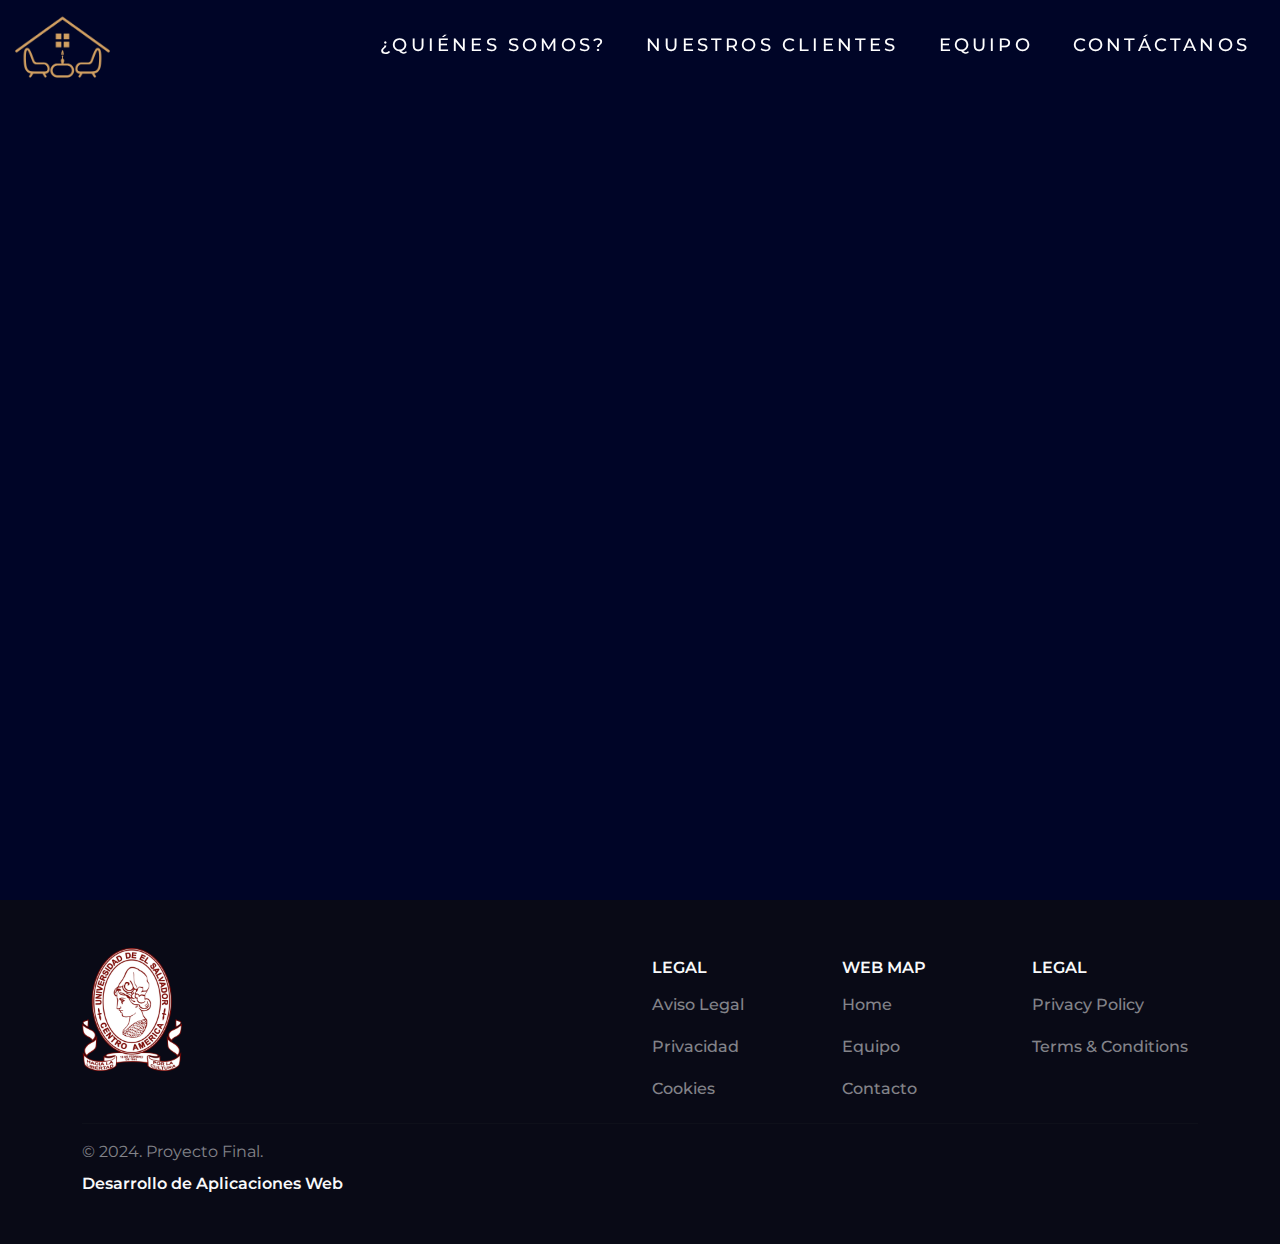
<file: equipo.html>
<!DOCTYPE html>
<html lang="en">

<head>
  <meta charset="UTF-8">
  <meta name="viewport" content="width=device-width, initial-scale=1.0">
  <title>Equipo</title>
  <!--BOOTSTRAP-->
  <link href="https://cdn.jsdelivr.net/npm/bootstrap@5.3.3/dist/css/bootstrap.min.css" rel="stylesheet"
    integrity="sha384-QWTKZyjpPEjISv5WaRU9OFeRpok6YctnYmDr5pNlyT2bRjXh0JMhjY6hW+ALEwIH" crossorigin="anonymous">
  <!--CSS-->
  <link rel="stylesheet" href="css/style.css">
  <!--Fav-icon-->
  <link rel="icon" href="images/logo.png" type="image/png">
</head>

<body>
  <!-- HEADER && NAVBAR-->
  <section id="header">
    <header class="navbar__header navbar__container">
      <navbar class="nav">
        <div class="navbar__logo">
          <a href="index.html">
            <!-- TODO: CHANGE TO A NEW LOGO-->
            <img src="images/logo.png" width="105">
          </a>
        </div>

        <div class="navbar__list">
          <div class="navbar__hamburger">
            <div class="navbar__bar"></div>
          </div>
          <ul>
            <li><a class="navbar-link" data-after="¿Quiénes somos?" href="./about.html">¿Quiénes somos?</a></li>
            <li><a class="navbar-link" data-after="Nuestros clientes" href="./clientes.html">Nuestros clientes</a></li>
            <li><a class="navbar-link" data-after="Equipo" href="./equipo.html">Equipo</a></li>
            <li><a class="navbar-link" data-after="Contáctanos" href="./contact.html">Contáctanos</a></li>
          </ul>
        </div>
      </navbar>
    </header>
  </section>

  <!-- EQUIPO -->
  <section id="equipo">
    <div class="equipo__container fadeEffect">
      <div class="equipo__item">
        <div class="equipo__img">
          <img src="./images/equipo/director-gs.webp" class="grayscale">
          <img src="./images/equipo/director.png" class="normal">
        </div>
      </div>

      <div class="equipo__item">
        <div class="equipo__img">
          <img src="./images/equipo/gerente-gs.webp" class="grayscale">
          <img src="./images/equipo/gerente.png" class="normal">
        </div>
      </div>

      <div class="equipo__item">
        <div class="equipo__img">
          <img src="./images/equipo/diseñadora-gs.webp" class="grayscale">
          <img src="./images/equipo/diseñadora.png" class="normal">
        </div>
      </div>

      <div class="equipo__item">
        <div class="equipo__img">
          <img src="./images/equipo/arquitecta-interiores-gs.webp" class="grayscale">
          <img src="./images/equipo/arquitecta-interiores.png" class="normal">
        </div>
      </div>

      <div class="equipo__item">
        <div class="equipo__img">
          <img src="./images/equipo/marketing-gs.webp" class="grayscale">
          <img src="./images/equipo/marketing.png" class="normal">
        </div>
      </div>

      <div class="equipo__item">
        <div class="equipo__img">
          <img src="./images/equipo/especialista-3d.webp" class="grayscale">
          <img src="./images/equipo/especialista-3d.png" class="normal">
        </div>
      </div>

      <div class="equipo__item">
        <div class="equipo__img">
          <img src="./images/equipo/dibujante-gs.webp" class="grayscale">
          <img src="./images/equipo/dibujante.png" class="normal">
        </div>
      </div>

    </div>
  </section>

  <!-- FOOTER -->
  <footer id="footer">
    <section class="py-5 py-xl-8 py-xxl-9">
      <div class="container overflow-hidden">
        <div class="row gy-5 gy-md-0 align-items-start">
          <div class="col-sm-12 col-md-6 text-center text-md-start">
            <img width="100px" src="images/ues-logo.webp">
          </div>

          <div class="footer__col col-sm-12 col-md-2 text-center text-md-start d-flex flex-column">
            <div class="footer_heading text-center text-md-start mt-2 fs-7 text-light">
              LEGAL
            </div>
            <a class="text-white-50 text-decoration-none" href="./legal.html">
              <h6>Aviso Legal</h6>
            </a>
            <a class="text-white-50 text-decoration-none" href="./privacidad.html">
              <h6>Privacidad</h6>
            </a>
            <a class="text-white-50 text-decoration-none" href="./cookies.html">
              <h6>Cookies</h6>
            </a>
          </div>

          <div class="footer__col col-sm-12 col-md-2 text-center text-md-start d-flex flex-column">
            <div class="footer_heading text-center text-md-start mt-2 fs-7 text-light">
              WEB MAP
            </div>
            <a class="text-white-50 text-decoration-none" href="./index.html">
              <h6>Home</h6>
            </a>
            <a class="text-white-50 text-decoration-none" href="./equipo.html">
              <h6>Equipo</h6>
            </a>
            <a class="text-white-50 text-decoration-none" href="./contact.html">
              <h6>Contacto</h6>
            </a>
          </div>

          <div class="footer__col col-sm-12 col-md-2 text-center text-md-start d-flex flex-column">
            <div class="footer_heading text-center text-md-start mt-2 fs-7 text-light">
              LEGAL
            </div>
            <a class="text-white-50 text-decoration-none" href="./privacidad.html">
              <h6>Privacy Policy</h6>
            </a>
            <a class="text-white-50 text-decoration-none" href="./terminos.html">
              <h6>Terms & Conditions</h6>
            </a>
          </div>
        </div>
        <hr>

        <div class="row">
          <div class="col-xs-12 col-md-6 order-1 order-md-0 ">
            <div class="copyright text-center text-md-start text-white-50">
              &copy; 2024. Proyecto Final.
            </div>
            <div class="footer_heading text-center text-md-start mt-2 fs-7 text-light">
              Desarrollo de Aplicaciones Web
            </div>
          </div>
        </div>
    </section>
  </footer>

  <script src="https://cdn.jsdelivr.net/npm/bootstrap@5.3.3/dist/js/bootstrap.bundle.min.js"
    integrity="sha384-YvpcrYf0tY3lHB60NNkmXc5s9fDVZLESaAA55NDzOxhy9GkcIdslK1eN7N6jIeHz"
    crossorigin="anonymous"></script>
  <script src="js/script.js"></script>
</body>
</html>
</file>
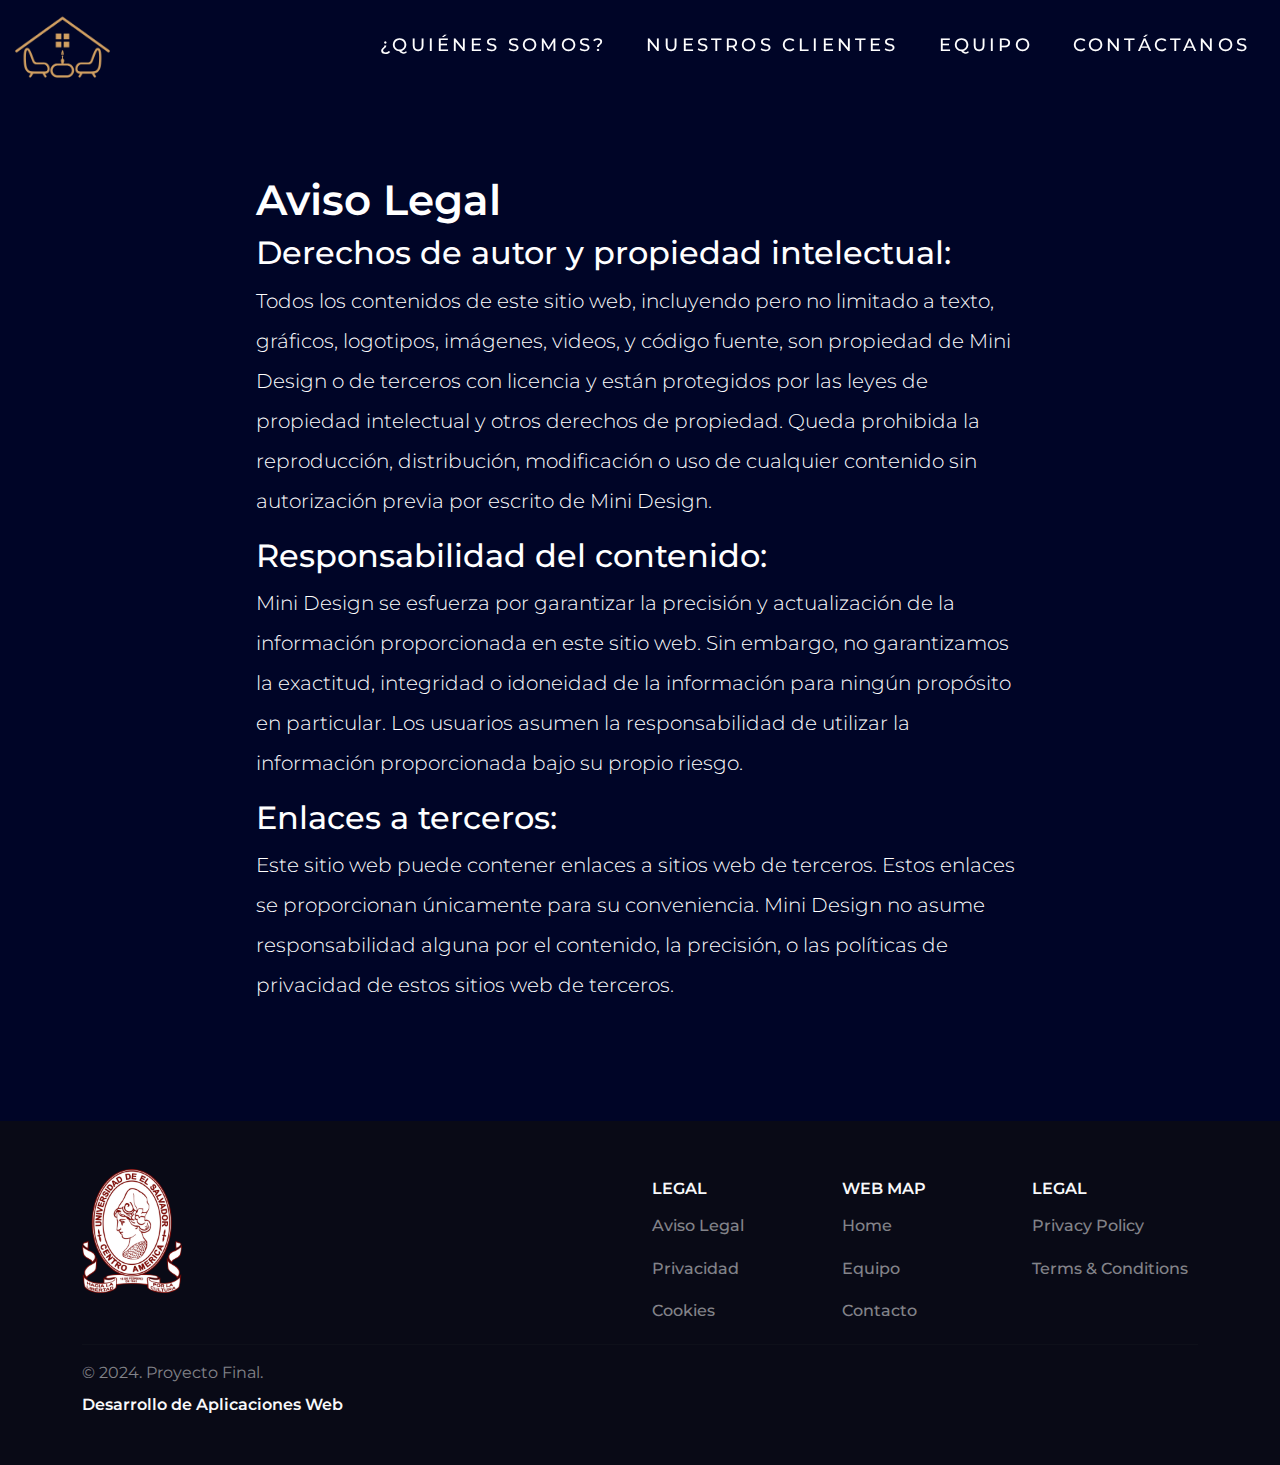
<file: legal.html>
<!DOCTYPE html>
<html lang="en">

<head>
  <meta charset="UTF-8">
  <meta name="viewport" content="width=device-width, initial-scale=1.0">
  <title>Index</title>
  <!--BOOTSTRAP-->
  <link href="https://cdn.jsdelivr.net/npm/bootstrap@5.3.3/dist/css/bootstrap.min.css" rel="stylesheet"
    integrity="sha384-QWTKZyjpPEjISv5WaRU9OFeRpok6YctnYmDr5pNlyT2bRjXh0JMhjY6hW+ALEwIH" crossorigin="anonymous">
  <!--CSS-->
  <link rel="stylesheet" href="css/style.css">
  <!--Fav-icon-->
  <link rel="icon" href="images/logo.png" type="image/png">
</head>

<body>
  <!-- HEADER && NAVBAR-->
  <section id="header">
    <header class="navbar__header navbar__container">
      <navbar class="nav">
        <div class="navbar__logo">
          <a href="index.html">
            <!-- TODO: CHANGE TO A NEW LOGO-->
            <img src="images/logo.png" width="105">
          </a>
        </div>

        <div class="navbar__list">
          <div class="navbar__hamburger">
            <div class="navbar__bar"></div>
          </div>
          <ul>
            <li><a class="navbar-link" data-after="¿Quiénes somos?" href="./about.html">¿Quiénes somos?</a></li>
            <li><a class="navbar-link" data-after="Nuestros clientes" href="./clientes.html">Nuestros clientes</a></li>
            <li><a class="navbar-link" data-after="Equipo" href="./equipo.html">Equipo</a></li>
            <li><a class="navbar-link" data-after="Contáctanos" href="./contact.html">Contáctanos</a></li>
          </ul>
        </div>
      </navbar>
    </header>
  </section>


  <!-- ABOUT US -->
  <section id="we_are-section">
    <div class="we_are__container">
      <article class="we_are__text">
        <h1>Aviso Legal</h1>

        <h2>Derechos de autor y propiedad intelectual:</h2>
        <p>Todos los contenidos de este sitio web, incluyendo pero no limitado a texto, gráficos, logotipos, imágenes,
          videos, y código fuente, son propiedad de Mini Design
          o de terceros con licencia y están protegidos por las leyes de propiedad intelectual y otros derechos de
          propiedad. Queda prohibida la reproducción, distribución,
          modificación o uso de cualquier contenido sin autorización previa por escrito de Mini Design.</p>

        <h2>Responsabilidad del contenido:</h2>
        <p>Mini Design se esfuerza por garantizar la precisión y actualización de la información proporcionada en este
          sitio web. Sin embargo, no garantizamos la exactitud,
          integridad o idoneidad de la información para ningún propósito en particular. Los usuarios asumen la
          responsabilidad de utilizar la información proporcionada bajo
          su propio riesgo.</p>

        <h2>Enlaces a terceros:</h2>
        <p>Este sitio web puede contener enlaces a sitios web de terceros. Estos enlaces se proporcionan únicamente para
          su conveniencia. Mini Design no asume responsabilidad
          alguna por el contenido, la precisión, o las políticas de privacidad de estos sitios web de terceros.</p>

      </article>
    </div>
  </section>


  <footer id="footer">
    <section class="py-5 py-xl-8 py-xxl-9">
      <div class="container overflow-hidden">
        <div class="row gy-5 gy-md-0 align-items-start">
          <div class="col-sm-12 col-md-6 text-center text-md-start">
            <img width="100px" src="images/ues-logo.webp">
          </div>

          <div class="footer__col col-sm-12 col-md-2 text-center text-md-start d-flex flex-column">
            <div class="footer_heading text-center text-md-start mt-2 fs-7 text-light">
              LEGAL
            </div>
            <a class="text-white-50 text-decoration-none" href="./legal.html">
              <h6>Aviso Legal</h6>
            </a>
            <a class="text-white-50 text-decoration-none" href="./privacidad.html">
              <h6>Privacidad</h6>
            </a>
            <a class="text-white-50 text-decoration-none" href="./cookies.html">
              <h6>Cookies</h6>
            </a>
          </div>

          <div class="footer__col col-sm-12 col-md-2 text-center text-md-start d-flex flex-column">
            <div class="footer_heading text-center text-md-start mt-2 fs-7 text-light">
              WEB MAP
            </div>
            <a class="text-white-50 text-decoration-none" href="./index.html">
              <h6>Home</h6>
            </a>
            <a class="text-white-50 text-decoration-none" href="./equipo.html">
              <h6>Equipo</h6>
            </a>
            <a class="text-white-50 text-decoration-none" href="./contact.html">
              <h6>Contacto</h6>
            </a>
          </div>

          <div class="footer__col col-sm-12 col-md-2 text-center text-md-start d-flex flex-column">
            <div class="footer_heading text-center text-md-start mt-2 fs-7 text-light">
              LEGAL
            </div>
            <a class="text-white-50 text-decoration-none" href="./privacidad.html">
              <h6>Privacy Policy</h6>
            </a>
            <a class="text-white-50 text-decoration-none" href="./terminos.html">
              <h6>Terms & Conditions</h6>
            </a>
          </div>
        </div>
        <hr>

        <div class="row">
          <div class="col-xs-12 col-md-6 order-1 order-md-0 ">
            <div class="copyright text-center text-md-start text-white-50">
              &copy; 2024. Proyecto Final.
            </div>
            <div class="footer_heading text-center text-md-start mt-2 fs-7 text-light">
              Desarrollo de Aplicaciones Web
            </div>
          </div>
        </div>
    </section>
  </footer>

  <script src="https://cdn.jsdelivr.net/npm/bootstrap@5.3.3/dist/js/bootstrap.bundle.min.js"
    integrity="sha384-YvpcrYf0tY3lHB60NNkmXc5s9fDVZLESaAA55NDzOxhy9GkcIdslK1eN7N6jIeHz"
    crossorigin="anonymous"></script>
  <script src="js/script.js"></script>
</body>
</html>
</file>
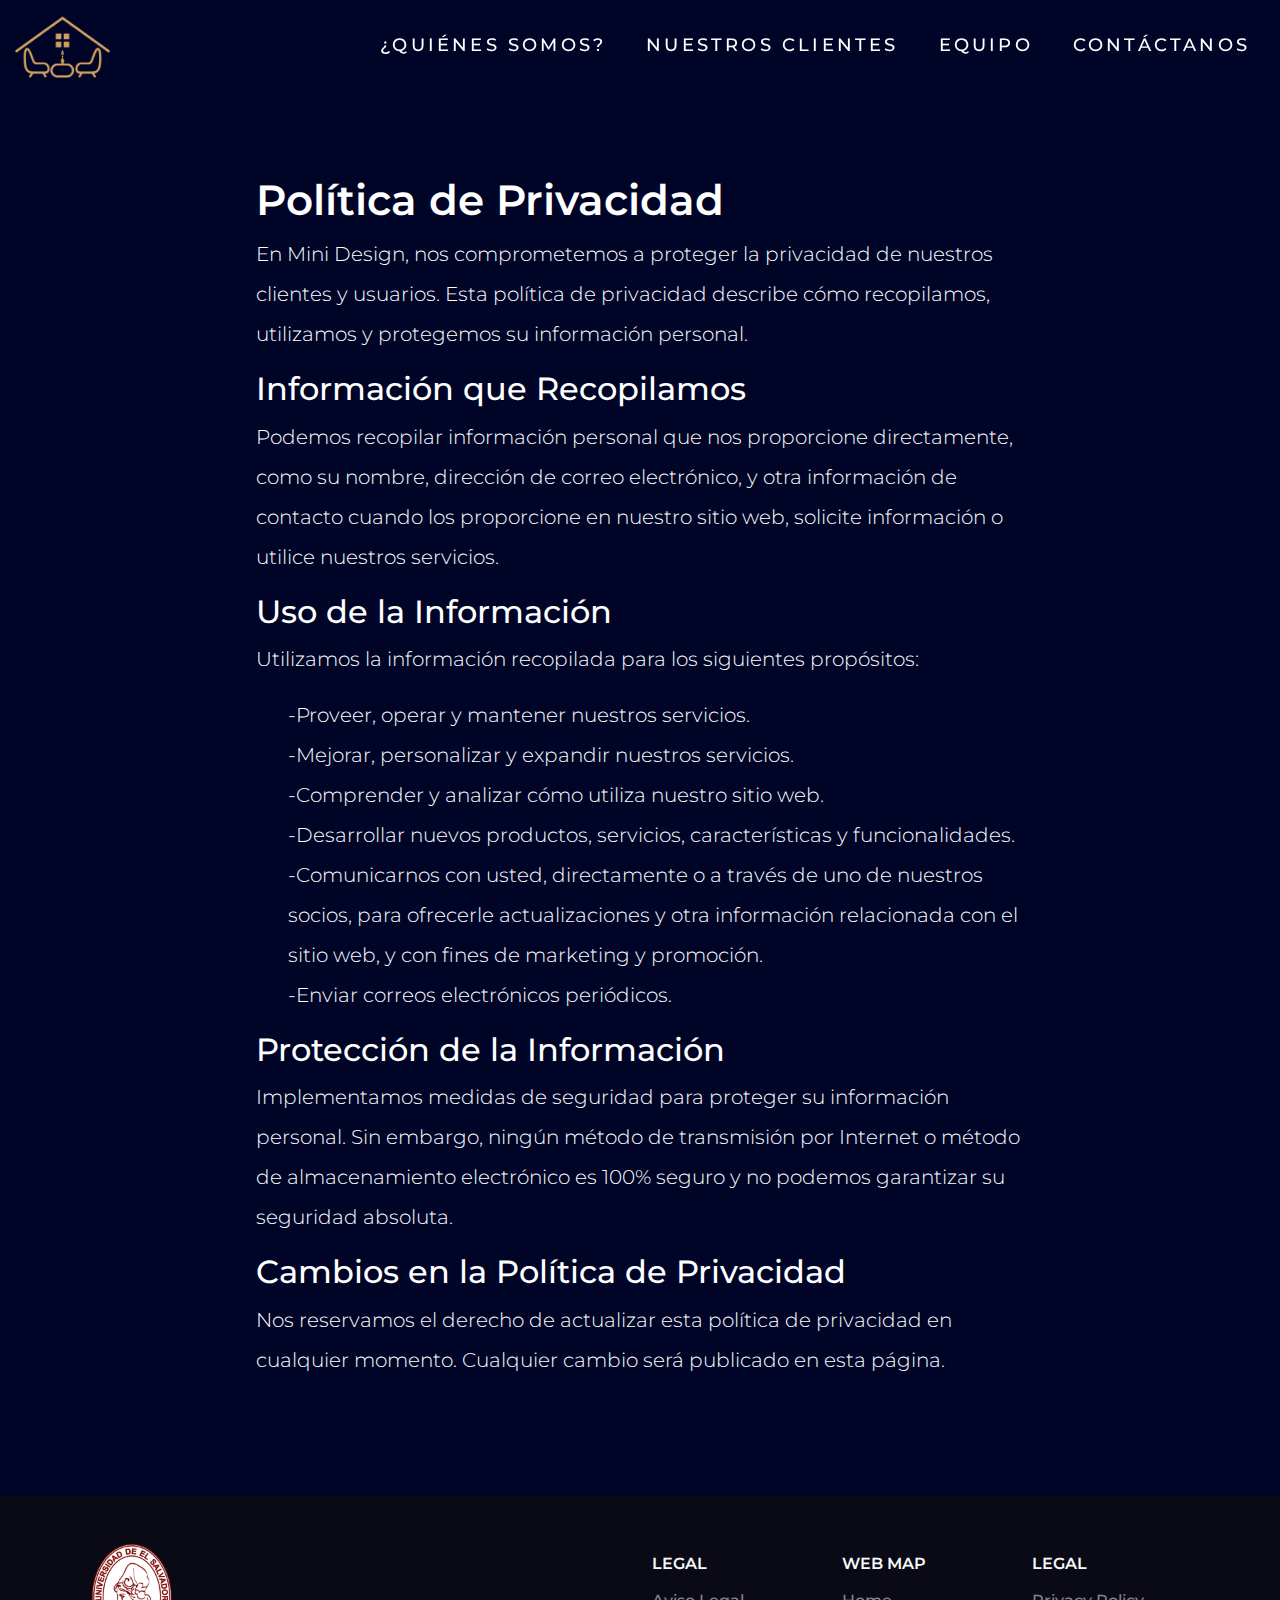
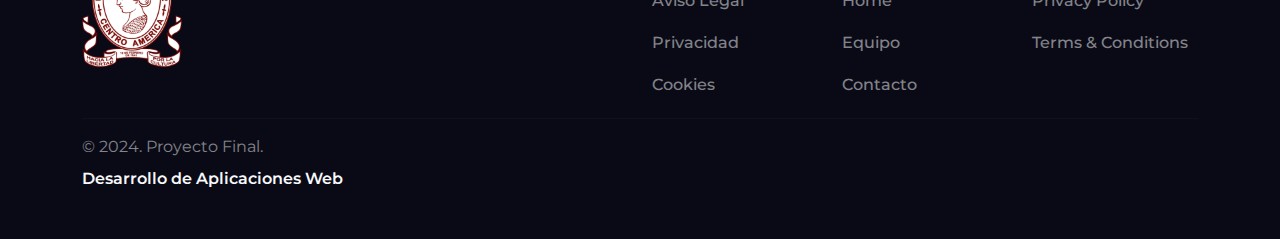
<file: privacidad.html>
<!DOCTYPE html>
<html lang="en">

<head>
  <meta charset="UTF-8">
  <meta name="viewport" content="width=device-width, initial-scale=1.0">
  <title>Index</title>
  <!--BOOTSTRAP-->
  <link href="https://cdn.jsdelivr.net/npm/bootstrap@5.3.3/dist/css/bootstrap.min.css" rel="stylesheet"
    integrity="sha384-QWTKZyjpPEjISv5WaRU9OFeRpok6YctnYmDr5pNlyT2bRjXh0JMhjY6hW+ALEwIH" crossorigin="anonymous">
  <!--CSS-->
  <link rel="stylesheet" href="css/style.css">
  <!--Fav-icon-->
  <link rel="icon" href="images/logo.png" type="image/png">
</head>

<body>
  <!-- HEADER && NAVBAR-->
  <section id="header">
    <header class="navbar__header navbar__container">
      <navbar class="nav">
        <div class="navbar__logo">
          <a href="index.html">
            <!-- TODO: CHANGE TO A NEW LOGO-->
            <img src="images/logo.png" width="105">
          </a>
        </div>

        <div class="navbar__list">
          <div class="navbar__hamburger">
            <div class="navbar__bar"></div>
          </div>
          <ul>
            <li><a class="navbar-link" data-after="¿Quiénes somos?" href="./about.html">¿Quiénes somos?</a></li>
            <li><a class="navbar-link" data-after="Nuestros clientes" href="./clientes.html">Nuestros clientes</a></li>
            <li><a class="navbar-link" data-after="Equipo" href="./equipo.html">Equipo</a></li>
            <li><a class="navbar-link" data-after="Contáctanos" href="./contact.html">Contáctanos</a></li>
          </ul>
        </div>
      </navbar>
    </header>
  </section>


  <!-- ABOUT US -->
  <section id="we_are-section">
    <div class="we_are__container">
      <article class="we_are__text">
        <h1>Política de Privacidad</h1>
        <p>En Mini Design, nos comprometemos a proteger la privacidad de nuestros clientes y usuarios. Esta política de
          privacidad describe cómo recopilamos, utilizamos y protegemos su información personal.</p>

        <h2>Información que Recopilamos</h2>
        <p>Podemos recopilar información personal que nos proporcione directamente, como su nombre, dirección de correo
          electrónico, y otra información de contacto cuando los proporcione en nuestro sitio web, solicite información o
          utilice nuestros servicios.</p>

        <h2>Uso de la Información</h2>
        <p>Utilizamos la información recopilada para los siguientes propósitos:</p>
        <ul>
          <li>-Proveer, operar y mantener nuestros servicios.</li>
          <li>-Mejorar, personalizar y expandir nuestros servicios.</li>
          <li>-Comprender y analizar cómo utiliza nuestro sitio web.</li>
          <li>-Desarrollar nuevos productos, servicios, características y funcionalidades.</li>
          <li>-Comunicarnos con usted, directamente o a través de uno de nuestros socios, para ofrecerle actualizaciones
            y otra información relacionada con el sitio web, y con fines de marketing y promoción.</li>
          <li>-Enviar correos electrónicos periódicos.</li>
        </ul>

        <h2>Protección de la Información</h2>
        <p>Implementamos medidas de seguridad para proteger su información personal. Sin embargo, ningún método de
          transmisión por Internet o método de almacenamiento electrónico es 100% seguro y no podemos garantizar su
          seguridad absoluta.</p>

        <h2>Cambios en la Política de Privacidad</h2>
        <p>Nos reservamos el derecho de actualizar esta política de privacidad en cualquier momento. Cualquier cambio
          será publicado en esta página.</p>

      </article>
    </div>
  </section>


  <footer id="footer">
    <section class="py-5 py-xl-8 py-xxl-9">
      <div class="container overflow-hidden">
        <div class="row gy-5 gy-md-0 align-items-start">
          <div class="col-sm-12 col-md-6 text-center text-md-start">
            <img width="100px" src="images/ues-logo.webp">
          </div>

          <div class="footer__col col-sm-12 col-md-2 text-center text-md-start d-flex flex-column">
            <div class="footer_heading text-center text-md-start mt-2 fs-7 text-light">
              LEGAL
            </div>
            <a class="text-white-50 text-decoration-none" href="./legal.html">
              <h6>Aviso Legal</h6>
            </a>
            <a class="text-white-50 text-decoration-none" href="./privacidad.html">
              <h6>Privacidad</h6>
            </a>
            <a class="text-white-50 text-decoration-none" href="./cookies.html">
              <h6>Cookies</h6>
            </a>
          </div>

          <div class="footer__col col-sm-12 col-md-2 text-center text-md-start d-flex flex-column">
            <div class="footer_heading text-center text-md-start mt-2 fs-7 text-light">
              WEB MAP
            </div>
            <a class="text-white-50 text-decoration-none" href="./index.html">
              <h6>Home</h6>
            </a>
            <a class="text-white-50 text-decoration-none" href="./equipo.html">
              <h6>Equipo</h6>
            </a>
            <a class="text-white-50 text-decoration-none" href="./contact.html">
              <h6>Contacto</h6>
            </a>
          </div>

          <div class="footer__col col-sm-12 col-md-2 text-center text-md-start d-flex flex-column">
            <div class="footer_heading text-center text-md-start mt-2 fs-7 text-light">
              LEGAL
            </div>
            <a class="text-white-50 text-decoration-none" href="./privacidad.html">
              <h6>Privacy Policy</h6>
            </a>
            <a class="text-white-50 text-decoration-none" href="./terminos.html">
              <h6>Terms & Conditions</h6>
            </a>
          </div>
        </div>
        <hr>

        <div class="row">
          <div class="col-xs-12 col-md-6 order-1 order-md-0 ">
            <div class="copyright text-center text-md-start text-white-50">
              &copy; 2024. Proyecto Final.
            </div>
            <div class="footer_heading text-center text-md-start mt-2 fs-7 text-light">
              Desarrollo de Aplicaciones Web
            </div>
          </div>
        </div>
    </section>
  </footer>

  <script src="https://cdn.jsdelivr.net/npm/bootstrap@5.3.3/dist/js/bootstrap.bundle.min.js"
    integrity="sha384-YvpcrYf0tY3lHB60NNkmXc5s9fDVZLESaAA55NDzOxhy9GkcIdslK1eN7N6jIeHz"
    crossorigin="anonymous"></script>
  <script src="js/script.js"></script>
</body>
</html>
</file>
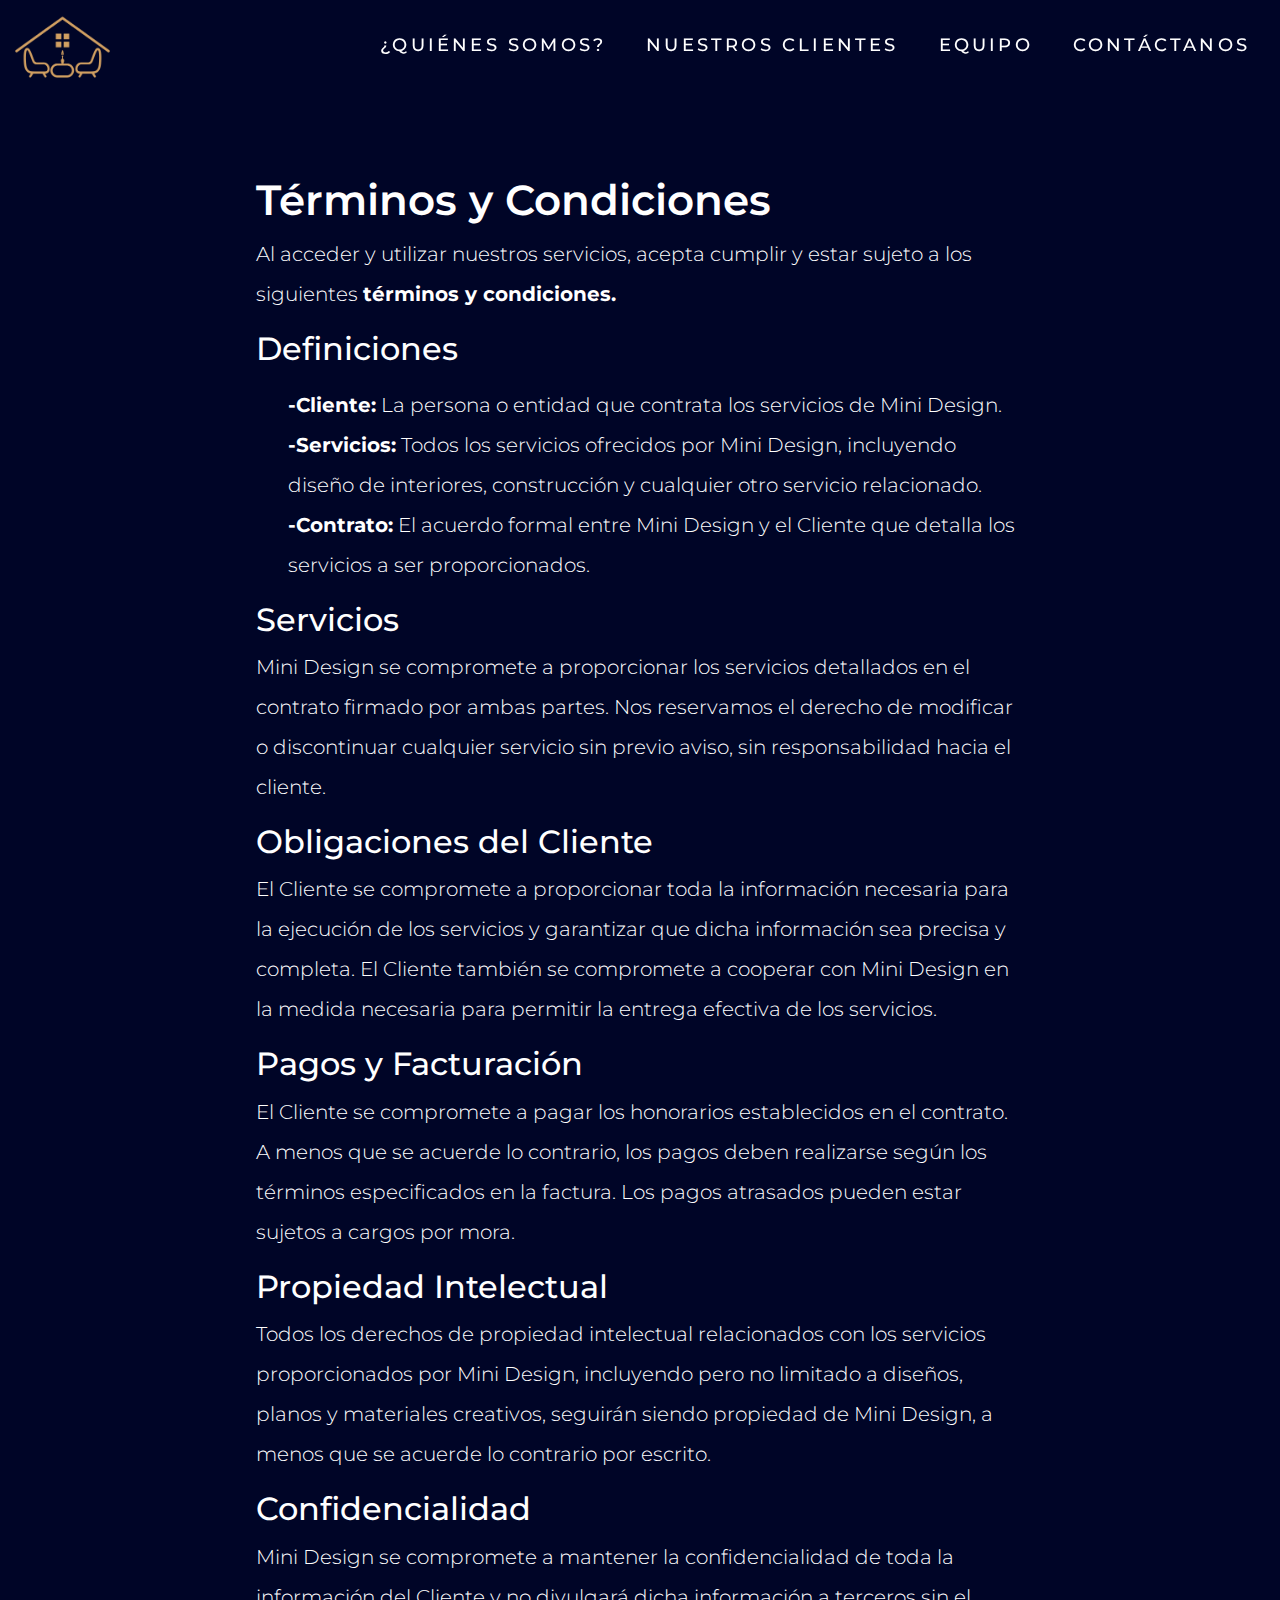
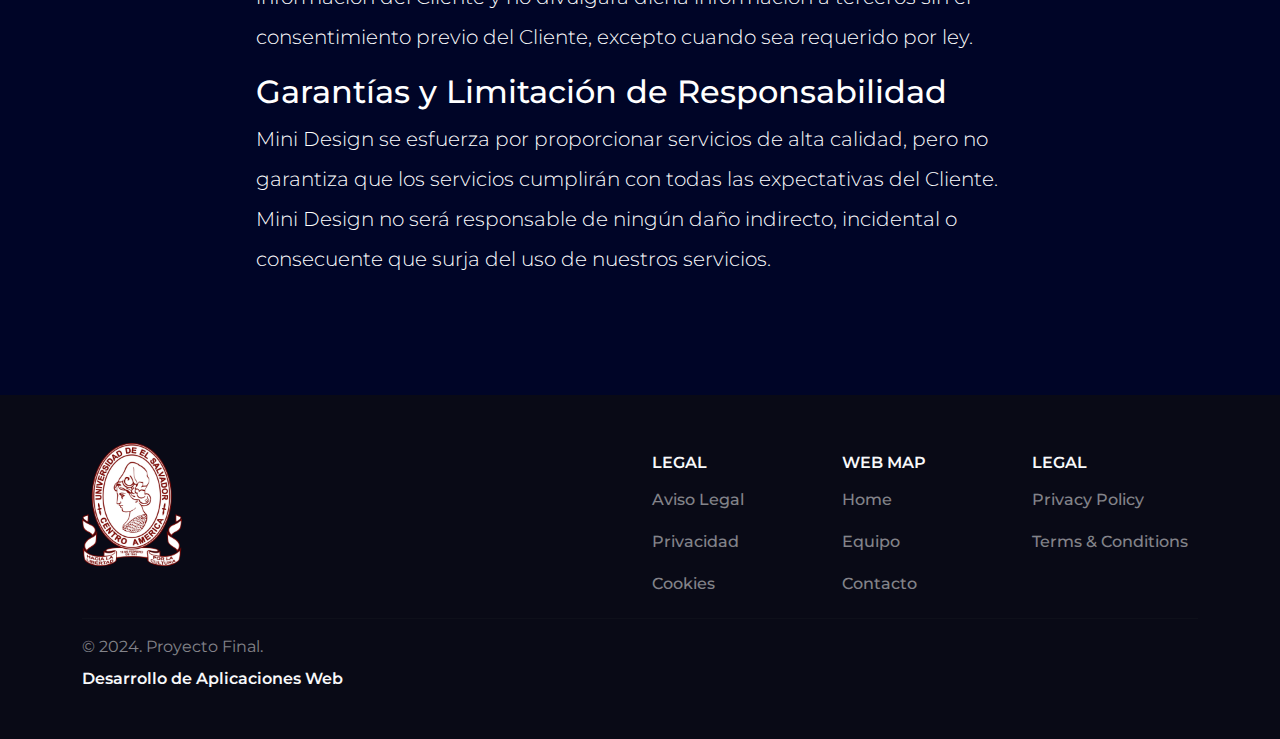
<file: terminos.html>
<!DOCTYPE html>
<html lang="en">

<head>
  <meta charset="UTF-8">
  <meta name="viewport" content="width=device-width, initial-scale=1.0">
  <title>Index</title>
  <!--BOOTSTRAP-->
  <link href="https://cdn.jsdelivr.net/npm/bootstrap@5.3.3/dist/css/bootstrap.min.css" rel="stylesheet"
    integrity="sha384-QWTKZyjpPEjISv5WaRU9OFeRpok6YctnYmDr5pNlyT2bRjXh0JMhjY6hW+ALEwIH" crossorigin="anonymous">
  <!--CSS-->
  <link rel="stylesheet" href="css/style.css">
  <!--Fav-icon-->
  <link rel="icon" href="images/logo.png" type="image/png">
</head>

<body>
  <!-- HEADER && NAVBAR-->
  <section id="header">
    <header class="navbar__header navbar__container">
      <navbar class="nav">
        <div class="navbar__logo">
          <a href="index.html">
            <!-- TODO: CHANGE TO A NEW LOGO-->
            <img src="images/logo.png" width="105">
          </a>
        </div>

        <div class="navbar__list">
          <div class="navbar__hamburger">
            <div class="navbar__bar"></div>
          </div>
          <ul>
            <li><a class="navbar-link" data-after="¿Quiénes somos?" href="./about.html">¿Quiénes somos?</a></li>
            <li><a class="navbar-link" data-after="Nuestros clientes" href="./clientes.html">Nuestros clientes</a></li>
            <li><a class="navbar-link" data-after="Equipo" href="./equipo.html">Equipo</a></li>
            <li><a class="navbar-link" data-after="Contáctanos" href="./contact.html">Contáctanos</a></li>
          </ul>
        </div>
      </navbar>
    </header>
  </section>


  <!-- ABOUT US -->
  <section id="we_are-section">
    <div class="we_are__container">
      <article class="we_are__text">
        <h1>Términos y Condiciones</h1>

        <p>Al acceder y utilizar nuestros servicios, acepta cumplir y estar sujeto a los siguientes <strong>términos y
          condiciones.</strong></p>

        <h2>Definiciones</h2>
        <p>
        <ul>
          <li><strong>-Cliente:</strong> La persona o entidad que contrata los servicios de Mini Design.</li>
          <li><strong>-Servicios:</strong> Todos los servicios ofrecidos por Mini Design, incluyendo diseño de
            interiores, construcción y cualquier otro servicio relacionado.</li>
          <li><strong>-Contrato:</strong> El acuerdo formal entre Mini Design y el Cliente que detalla los servicios a
            ser proporcionados.</li>
        </ul>
        </p>

        <h2>Servicios</h2>
        <p>Mini Design se compromete a proporcionar los servicios detallados en el contrato firmado por ambas partes.
          Nos reservamos el derecho de modificar o discontinuar cualquier servicio sin previo aviso, sin responsabilidad
          hacia el cliente.</p>

        <h2>Obligaciones del Cliente</h2>
        <p>El Cliente se compromete a proporcionar toda la información necesaria para la ejecución de los servicios y
          garantizar que dicha información sea precisa y completa. El Cliente también se compromete a cooperar con Mini
          Design en la medida necesaria para permitir la entrega efectiva de los servicios.</p>

        <h2>Pagos y Facturación</h2>
        <p>El Cliente se compromete a pagar los honorarios establecidos en el contrato. A menos que se acuerde lo
          contrario, los pagos deben realizarse según los términos especificados en la factura. Los pagos atrasados
          pueden estar sujetos a cargos por mora.</p>

        <h2>Propiedad Intelectual</h2>
        <p>Todos los derechos de propiedad intelectual relacionados con los servicios proporcionados por Mini Design,
          incluyendo pero no limitado a diseños, planos y materiales creativos, seguirán siendo propiedad de Mini
          Design, a menos que se acuerde lo contrario por escrito.</p>

        <h2>Confidencialidad</h2>
        <p>Mini Design se compromete a mantener la confidencialidad de toda la información del Cliente y no divulgará
          dicha información a terceros sin el consentimiento previo del Cliente, excepto cuando sea requerido por ley.
        </p>

        <h2>Garantías y Limitación de Responsabilidad</h2>
        <p>Mini Design se esfuerza por proporcionar servicios de alta calidad, pero no garantiza que los servicios
          cumplirán con todas las expectativas del Cliente. Mini Design no será responsable de ningún daño indirecto,
          incidental o consecuente que surja del uso de nuestros servicios.</p>
      </article>
    </div>
  </section>


  <footer id="footer">
    <section class="py-5 py-xl-8 py-xxl-9">
      <div class="container overflow-hidden">
        <div class="row gy-5 gy-md-0 align-items-start">
          <div class="col-sm-12 col-md-6 text-center text-md-start">
            <img width="100px" src="images/ues-logo.webp">
          </div>

          <div class="footer__col col-sm-12 col-md-2 text-center text-md-start d-flex flex-column">
            <div class="footer_heading text-center text-md-start mt-2 fs-7 text-light">
              LEGAL
            </div>
            <a class="text-white-50 text-decoration-none" href="./legal.html">
              <h6>Aviso Legal</h6>
            </a>
            <a class="text-white-50 text-decoration-none" href="./privacidad.html">
              <h6>Privacidad</h6>
            </a>
            <a class="text-white-50 text-decoration-none" href="./cookies.html">
              <h6>Cookies</h6>
            </a>
          </div>

          <div class="footer__col col-sm-12 col-md-2 text-center text-md-start d-flex flex-column">
            <div class="footer_heading text-center text-md-start mt-2 fs-7 text-light">
              WEB MAP
            </div>
            <a class="text-white-50 text-decoration-none" href="./index.html">
              <h6>Home</h6>
            </a>
            <a class="text-white-50 text-decoration-none" href="./equipo.html">
              <h6>Equipo</h6>
            </a>
            <a class="text-white-50 text-decoration-none" href="./contact.html">
              <h6>Contacto</h6>
            </a>
          </div>

          <div class="footer__col col-sm-12 col-md-2 text-center text-md-start d-flex flex-column">
            <div class="footer_heading text-center text-md-start mt-2 fs-7 text-light">
              LEGAL
            </div>
            <a class="text-white-50 text-decoration-none" href="./privacidad.html">
              <h6>Privacy Policy</h6>
            </a>
            <a class="text-white-50 text-decoration-none" href="./terminos.html">
              <h6>Terms & Conditions</h6>
            </a>
          </div>
        </div>
        <hr>

        <div class="row">
          <div class="col-xs-12 col-md-6 order-1 order-md-0 ">
            <div class="copyright text-center text-md-start text-white-50">
              &copy; 2024. Proyecto Final.
            </div>
            <div class="footer_heading text-center text-md-start mt-2 fs-7 text-light">
              Desarrollo de Aplicaciones Web
            </div>
          </div>
        </div>
    </section>
  </footer>

  <script src="https://cdn.jsdelivr.net/npm/bootstrap@5.3.3/dist/js/bootstrap.bundle.min.js"
    integrity="sha384-YvpcrYf0tY3lHB60NNkmXc5s9fDVZLESaAA55NDzOxhy9GkcIdslK1eN7N6jIeHz"
    crossorigin="anonymous"></script>
  <script src="js/script.js"></script>
</body>
</html>
</file>
<file: css/style.css>
@import url("https://fonts.googleapis.com/css2?family=Montserrat:ital,wght@0,100..900;1,100..900&display=swap");

*,
*::before,
*::after {
  padding: 0;
  margin: 0;
  box-sizing: border-box;
  list-style: none;
  text-decoration: none;
  scroll-behavior: smooth;
  font-family: "Montserrat", sans-serif;
}

/* CUSTOM PROPERTIES*/
:root {
  --blue: #000527;
  --white: #fff;
  --bento-shadow: #7886ff;
  --footer: #090a16;

  /* FAQ Colors */
  --main-color: #0f2646;
  --color-primary: var(--white);
  --color-text: var(--white);
  --color-title: var(--white);
  --color-border: #dae1f5;

  /* FAQ Fonts & Transitions */
  --font-family: "Montserrat", sans-serif;
  --fs-sm: 1.4rem;
  --fs-md: 1.6rem;
  --fs-lg: 2.1rem;
  --fw-regular: 400;
  --fw-medium: 500;
  --fw-bold: 700;
  --transition: 0.4s ease-in-out;
  --shadow: 0 0 20px 0px var(--bento-shadow);
}

/* NAVBAR SECTION */
.navbar__container {
  display: flex;
  align-items: center;
  justify-content: center;
}

#header {
  position: fixed;
  top: 0;
  left: 0;
  width: 100vw;
  height: auto;
  z-index: 3;
  animation: blur linear both;
  animation-timeline: scroll();
  animation-range: 0 500px;

  & .navbar__header {
    min-height: 90px;

    & .nav {
      display: flex;
      align-items: center;
      justify-content: space-between;
      height: 100%;
      width: 100%;
      max-width: 1300px;
      padding: 0 10px;
    }
  }

  & .navbar__list {
    & ul {
      z-index: 1;
      position: absolute;
      background-color: var(--blue);
      top: 0;
      left: 0;
      height: 100vh;
      width: 100vw;
      display: flex;
      justify-content: center;
      flex-direction: column;
      align-items: center;
      overflow-x: hidden;
      transform: translate(100%, 0);
      transition: 0.5s ease transform;
      margin-bottom: 0;

      &.active {
        transform: translate(0, 0);
        padding: 0;
      }
    }

    & ul li:hover a::after {
      letter-spacing: initial;
      transform: translate(-50%, -50%) scale(1);
    }

    & ul a {
      font-size: 18px;
      font-weight: 500;
      letter-spacing: 0.2rem;
      color: #fff;
      text-transform: uppercase;
      padding: 20px;
      display: inline-block;
      text-decoration: none;

      &::after {
        content: attr(data-after);
        position: absolute;
        text-align: center;
        top: 50%;
        left: 50%;
        transform: translate(-50%, -50%) scale(0);
        font-size: 13rem;
        color: rgb(240, 248, 255, 0.021);
        transition: 0.4s ease letter-spacing;
        z-index: -1;
      }
    }
  }

  /* HAMBURGER */
  & .navbar__hamburger {
    position: relative;
    display: inline-block;
    width: 60px;
    height: 60px;
    border: 3px solid #fff;
    border-radius: 50%;
    z-index: 2;
    cursor: pointer;

    display: flex;
    align-items: center;
    justify-content: center;
    transform: scale(0.8);
    margin-right: 20px;

    &.active .navbar__bar::before {
      bottom: 0;
    }

    &.active .navbar__bar::after {
      top: 0;
    }

    & .navbar__bar {
      position: relative;
      width: 30px;
      height: 2px;
      background-color: #fff;
      z-index: -1;
    }
  }

  .navbar__bar::after,
  .navbar__bar::before {
    content: "";
    position: absolute;
    width: 100%;
    height: 100%;
    left: 0;
    background-color: #fff;
    transition: 0.3s ease;
    transition-property: top, bottom;
  }

  .navbar__bar::after {
    top: 8px;
  }

  ::before {
    bottom: 8px;
  }

  /* HAMBURGER EFFECT */
  & .navbar__hamburger::after {
    z-index: 6;
    content: "";
    position: absolute;
    width: 100%;
    height: 100%;
    border-radius: 50%;
    border: 3px solid #fff;
    animation: pulse 1s linear both infinite;
  }
}

#carousel-section {
  overflow: hidden;

  & .carousel {
    & img {
      width: 100vw;
      height: 100vh;
      object-fit: cover;
      aspect-ratio: 1 / 1;
    }

    & .carousel-inner {
      height: 100vh;
      min-width: 100vw;
    }
  }

  & .carousel-indicators.deactive {
    display: none;
  }
}

/* SUMMARY ABOUT US */
#summary-section {
  position: relative;
  min-height: 90vh;
  max-width: 100vw;
  font-size: 20px;
  color: var(--white);
  line-height: 1.4;
  font-weight: 300;
  display: flex;
  justify-content: center;
  align-items: center;
  background-color: var(--blue);
  text-align: center;
  overflow: hidden;

  &::before {
    content: "";
    position: absolute;
    inset: 0;
    background-image: url(../images/home-bg-1.png);
    background-size: 100vw calc(100% + 180px);
    background-position: 0 -171px;
    background-repeat: no-repeat;
    opacity: 0.5;
  }

  & .summary__container {
    padding: 30px 0;
    display: flex;
    flex-direction: column;
    gap: 25px;
    width: 80vw;
    /* ADD DESKTOP */
    max-width: 1300px;
    text-align: center;

    & h1 {
      display: block;
      font-size: 42px;
      font-weight: 600;
      line-height: 1.22;
    }

    & .summary__text {
      text-align: left;
      line-height: 2;

      & p:first-child {
        margin-bottom: 2.5rem;
      }

      & strong {
        font-weight: bold;
      }
    }
  }

  /* ABOUT US*/
  & .summary__container_contact {
    z-index: 2;
    width: 90vw;
    display: flex;
    justify-content: center;
    align-items: center;

    & .summary__text {
      width: 100%;
    }
  }
}

/* WE ARE SECTION */
#we_are-section {
  position: relative;
  min-height: 90vh;
  max-width: 100vw;
  font-size: 20px;
  color: var(--white);
  line-height: 1.4;
  font-weight: 300;
  display: flex;
  justify-content: center;
  align-items: center;
  background-color: #000527;
  text-align: center;
  overflow: hidden;

  &::before {
    content: '';
    position: absolute;
    top: 0;
    left: 0;
    width: 100%;
    height: 100%;
    background-color: #000527;
    /* Oscurecer con negro semitransparente */
    z-index: 1;
  }

  & .we_are__container {
    position: relative;
    z-index: 2;
    padding: 30px 0;
    display: flex;
    flex-direction: column;
    line-height: 2;
    gap: 25px;
    width: 80vw;
    max-width: 1300px;
    text-align: center;
    margin-top: 75px;

    & h1 {
      display: block;
      font-size: 42px;
      font-weight: 600;
      line-height: 1.22;
    }

    & .we_are__text {
      text-align: left;

      & p:first-child {
        margin-bottom: 2.5rem;
      }

      & strong {
        font-weight: bold;
      }
    }
  }
}


/* COSTUMERS SECTION */
#costumers-section {
  background-image: url("https://static.vecteezy.com/system/resources/thumbnails/035/093/911/small_2x/you-can-use-the-blurred-focus-of-a-white-open-space-office-interior-as-a-background-with-wooden-table-free-photo.jpg");
  position: relative;
  background-size: cover;
  min-height: 90vh;
  max-width: 100vw;
  font-size: 20px;
  color: var(--white);
  line-height: 1.4;
  font-weight: 300;
  display: flex;
  justify-content: center;
  align-items: center;
  background-color: var(--blue);
  text-align: center;
  overflow: hidden;

  &::before {
    content: '';
    position: absolute;
    top: 0;
    left: 0;
    width: 100%;
    height: 100%;
    background-color: rgba(0, 0, 0, 0.5);
    /* Oscurecer con negro semitransparente */
    z-index: 1;
  }

  & .we_are__container {
    position: relative;
    z-index: 2;
    padding: 30px 0;
    display: flex;
    flex-direction: column;
    line-height: 2;
    gap: 25px;
    width: 80vw;
    max-width: 1300px;
    text-align: center;
    margin-top: 75px;

    & h1 {
      display: block;
      font-size: 42px;
      font-weight: 600;
      line-height: 1.22;
    }

    & .we_are__text {
      text-align: left;

      & p:first-child {
        margin-bottom: 2.5rem;
      }

      & strong {
        font-weight: bold;
      }
    }
  }
}



#bentos {
  padding: 30px;
  min-height: 100vh;
  display: flex;
  flex-direction: column;
  justify-content: center;
  align-items: center;
  background: linear-gradient(to bottom, #0e1435 0%, #000527 15%, #1682c7 156%);

  & .bentos__container {
    width: 100%;
    display: grid;
    grid-template-columns: repeat(10, 1fr);
    grid-auto-rows: 30rem;
    gap: 35px;

    & article {
      position: relative;
      font-size: 15px;
      box-shadow: 0 0 20px 0px var(--bento-shadow);
      border-radius: 15px;
      overflow: hidden;

      & .bentos__image {
        position: absolute;
        top: 0;
        bottom: 0;
        width: 100%;
        height: 100%;
        background: url(../images/bento-house.webp);
        background-position: center;
        background-size: cover;
        transition: scale 1s ease-in-out;
        z-index: 0;
      }

      & .bentos__gradient {
        position: absolute;
        top: 0;
        bottom: 0;
        width: 100%;
        height: 100%;
        background: linear-gradient(to bottom,
            transparent 0%,
            rgba(0, 0, 0, 0.5) 40%,
            rgba(0, 0, 0, 0.8) 100%);
        z-index: 1;
      }

      & .bentos__content {
        position: relative;
        cursor: pointer;
        display: flex;
        flex-direction: column;
        justify-content: flex-end;
        height: 100%;
        width: 100%;
        padding: 6px;
        z-index: 2;
        color: #fff;
        padding: 20px;

        &:hover+.bentos__image {
          scale: 1.2;
        }

        & h2 {
          font-weight: bold;
          font-size: 30px;
          text-transform: uppercase;
        }

        & h3 {
          font-weight: 600;
          color: rgba(167, 187, 212, 8);
        }
      }
    }

    & article:nth-child(1) {
      grid-column: span 10;
    }

    & article:nth-child(2) {
      grid-column: span 10;

      & .bentos__image {
        background-image: url(../images/bento-hotel.webp);
      }
    }

    & article:nth-child(3) {
      grid-column: span 10;

      & .bentos__image {
        background-image: url(../images/bento-restaurant.webp);
      }
    }

    & article:nth-child(4) {
      grid-column: span 10;

      & .bentos__image {
        background-image: url(../images/bento-office.webp);
      }
    }
  }
}

#footer {
  background-color: var(--footer);

  & .footer_heading {
    font-weight: 600;
  }

  & .footer__col {
    gap: 15px;

    & a {
      transition: color 0.5s ease-in-out;
    }

    & a:hover {
      color: var(--white) !important;
    }
  }
}

/* EQUIPO */
#equipo {
  min-height: 100vh;
  display: flex;
  flex-direction: column;
  justify-content: center;
  align-items: center;
  padding: 0 20px;
  background-color: var(--blue);

  & .equipo__container {
    display: flex;
    justify-content: center;
    align-items: center;
    flex-direction: row;
    flex-wrap: wrap;
    padding: 150px 0;
    gap: 16px;
  }

  & .equipo__img {
    position: relative;
    overflow: hidden;

    & img {
      width: 100%;
      height: 100%;
      object-fit: contain;
    }

    & img.grayscale {
      filter: grayscale(1);
    }

    & img.normal {
      position: absolute;
      opacity: 0;
      top: 1px;
      left: 0;

      &:hover {
        animation: 500ms breath-animation forwards;
      }
    }
  }
}

/* links emails members of the group: contact*/
.rectangular-text a {
  color: rgb(255, 255, 255);
  text-decoration: none;
  transition: color 0.2s ease-in-out;
}

.rectangular-text a:hover {
  color: rgb(104, 183, 248);
}

.bold {
  font-weight: bold;
}

/* CLIENTS REVIEW */
.clients-rev {
  min-height: 90vh;
  max-width: 100vw;
  font-size: 20px;
  color: var(--white);
  line-height: 1.4;
  display: flex;
  justify-content: center;
  align-items: center;
  background-color: var(--blue);
  overflow: hidden;
  padding: 100px 0;

  & .clients-main {
    display: flex;
    flex-direction: column;
    width: 100%;
    height: 100%;

    & .clients-column {
      width: 100%;
      height: 200px;
      transition: height 0.5s;
      overflow: hidden;
      position: relative;
      display: flex;
      flex-direction: column;
      justify-content: flex-end;
      cursor: pointer;
    }

    & .clients-column:nth-child(1) {
      background-image: url(../images/clientes/starbuck.jpg);
      background-size: cover;
      background-position: center center;
      border-radius: 10px 10px 0px 0px;
    }

    & .clients-column:nth-child(2) {
      background-image: url(../images/clientes/googleoff.webp);
      background-size: cover;
      background-position: bottom center;
    }

    & .clients-column:nth-child(3) {
      background-image: url(../images/clientes/microsoftoff.webp);
      background-size: cover;
      background-position: center center;

    }

    & .clients-column:nth-child(4) {
      background-image: url(../images/clientes/cadejo.jpg);
      background-size: cover;
      background-position: center center;
      border-radius: 0px 0px 10px 10px;
    }

    & .clients-column:nth-child(5) {
      background-image: url(../images/clientes/dell.jpg);
      background-size: cover;
      background-position: center center;
      border-radius: 0px 0px 10px 10px;
    }

    & .clients-column:nth-child(6) {
      background-image: url(../images/clientes/hp.jpg);
      background-size: cover;
      background-position: center center;
      border-radius: 0px 0px 10px 10px;
    }

    & .clients-expanded:after {
      content: '';
      background: rgba(0, 0, 0, 0.7);
      position: absolute;
      left: 0;
      top: 0;
      height: 100%;
      width: 100%;
      z-index: 0;
      pointer-events: none;
    }

    & .clients-expanded {
      height: 500px;
    }

    .inner-element {
      opacity: 0;
      transition: opacity 0s;
      z-index: 2;
      padding: 20px;
      background: transparent;
      position: absolute;
      left: 0;
      bottom: 100px;

      & h2 {
        font-size: 32px;
      }

      & p {
        font-size: 20px;
      }

      &.e-active {
        opacity: 1;
        transition: opacity 0.5s 0.4s;
      }
    }

    & .client-icons {
      position: absolute;
      bottom: 0;
      left: 18px;
      padding: 10px;
      z-index: 2;
      display: flex;
      justify-content: center;
      align-items: center;
    }

  }
}

/* TABLET */
@media (min-width: 768px) {
  /*TODO: ADD NAVBAR TABLET DESIGN IF NEEDED*/

  /* SUMMARY ABOUT US */
  #summary-section {
    min-height: 66vh;
    padding: 100px 0;

    & .summary__container {
      padding: 0;
    }
  }

  /* BENTO DESIGN */
  #bentos {
    & .bentos__container {
      gap: 30px;
      width: 90vw;
      padding-top: 100px;

      & article:nth-child(1) {
        grid-column: span 4;
      }

      & article:nth-child(2) {
        grid-column: span 6;
      }

      & article:nth-child(3) {
        grid-column: span 6;
      }

      & article:nth-child(4) {
        grid-column: span 4;
      }
    }
  }

  /* WE ARE SECTION */
  #we_are-section {
    min-height: 66vh;
    padding: 100px 0;

    & .we_are__container {
      padding: 0;
    }
  }

  /* EQUIPO */
  #equipo {
    & .equipo__container {
      & .equipo__item {
        flex-basis: 45%;
        cursor: pointer;
      }
    }
  }
}

.FAQ-container {
  width: 100%;
  margin: auto;
  min-height: 100vh;
  padding: 120px 0;
  display: grid;
  place-items: center;
}

.accordion__wrapper {
  background-color: var(--main-color);
  box-shadow: var(--shadow);
  border-radius: 2.5rem;
  width: 100%;
  max-width: 60rem;
  padding: 20px;
}

.accordion__title {
  font-size: var(--fs-md);
  font-weight: var(--fw-bold);
  color: var(--color-title);
  text-align: center;
  margin-bottom: 4rem;
}

.accordion {
  border-bottom: 0.1rem solid var(--color-border);
  padding-bottom: 2rem;
  margin-bottom: 3rem;
}

.accordion__header {
  display: flex;
  justify-content: space-between;
  align-items: center;
  gap: 1rem;
  cursor: pointer;
}

.accordion__icon {
  background-color: var(--color-primary);
  width: 2.2rem;
  height: 2.2rem;
  display: flex;
  justify-content: center;
  align-items: center;
  border-radius: 50%;
  flex-shrink: 0;
  position: relative;

  & .accorddion-ic {
    position: relative;
    transform: rotate(90deg);
    background-color: var(--main-color);
    width: 2.4px;
    height: 18px;
    border-radius: 50px;

    &::before {
      content: "";
      position: absolute;
      transform: rotate(90deg);
      background-color: var(--main-color);
      width: 2.4px;
      height: 18px;
      border-radius: 50px;
      transition: all 0.3s ease-in-out;
    }
  }

  &.rotate-effect .accorddion-ic::before {
    transform: rotate(0deg);
  }

}

.accordion__question {
  font-size: var(--fs-sm);
  font-weight: var(--fw-medium);
  color: var(--color-title);
}

.accordion__answer {
  padding: 2rem 0;
  color: var(--white)
}

.accordion__content {
  overflow: hidden;
  height: 0;
  transition: var(--transition);
}

/* DESKTOP */
@media (min-width: 1200px) {
  #header {
    & .navbar__list ul {
      position: initial;
      height: auto;
      width: auto;
      background-color: transparent;
      flex-direction: row;
      justify-content: center;
      align-items: center;
      transform: initial;
      transition: initial;

      & a {
        &::after {
          display: none;
        }
      }
    }

    /* HAMBURGER */
    .navbar__hamburger {
      display: none;
    }
  }

  #carousel-section {
    & .carousel-indicators.deactive {
      display: flex;
    }

    & .carousel {
      & img {
        width: 100%;
        height: 100vh;
        object-fit: cover;
        aspect-ratio: none;
      }
    }
  }

  /* SUMMARY ABOUT US */
  #summary-section {
    min-height: 100vh;

    &::before {
      background-size: 100vw calc(100% + 400px);
      background-position: 0 -314px;
    }

    & .summary__container {
      padding: 0;
      width: 42.3vw;
      max-width: 1300px;
    }

    & .summary__container_contact {
      padding: 0;
      width: 42.3vw;
      max-width: 1300px;
      z-index: 2;
    }
  }

  /* BENTO DESIGN */
  #bentos {
    & .bentos__container {
      gap: 30px;
      max-width: 1300px;
    }
  }

  /* EQUIPO */
  #equipo {
    & .equipo__container {
      flex-wrap: nowrap;
    }

    & .equipo__container {
      & .equipo__item {
        flex-basis: unset;
      }
    }
  }

  /* WE ARE SECTION */
  #we_are-section {
    min-height: 100vh;

    & .we_are__container {
      padding: 0;
      width: 60vw;
      max-width: 1300px;
    }
  }

  /* CLIENTS REVIEW */
  .clients-rev {

    & .clients-main {
      display: flex;
      flex-direction: row;
      max-width: 85vw;
      width: 1300px;
      height: 600px;

      & .clients-column {
        width: 25%;
        height: 100%;
        transition: width 0.5s;
        overflow: hidden;
        position: relative;
        display: flex;
        flex-direction: column;
        justify-content: flex-end;
        cursor: pointer;
      }

      & .clients-expanded:after {
        content: '';
        background: rgba(0, 0, 0, 0.5);
        position: absolute;
        left: 0;
        top: 0;
        height: 100%;
        width: 100%;
        z-index: 0;
        pointer-events: none;
      }

      & .clients-expanded {
        width: 150%;
      }

      .inner-element {
        & h2 {
          text-align: left;
        }

        & p {
          text-align: left;
        }
      }

      & .client-icons {
        position: absolute;
        bottom: 0;
        left: 18px;
        padding: 10px;
        z-index: 2;
        display: flex;
        justify-content: center;
        align-items: center;
      }
    }
  }

  /* FAQS */
  .accordion__wrapper {
    padding: 5rem;
  }

  .accordion__title {
    font-size: var(--fs-lg);
  }

  .accordion__question {
    font-size: var(--fs-md);
  }
}

/* KEYFRAMES */
@keyframes pulse {
  0% {
    opacity: 1;
    transform: scale(1);
  }

  100% {
    opacity: 0;
    transform: scale(1.3);
  }
}

@keyframes blur {
  to {
    box-shadow: 0px 5px 50px -5px hsl(0, 0, 0, 0.1) 0px 5px 0px 1px hsl(0, 0, 0, 0.1);
    background-color: rgba(0, 0, 0 / 0.3);
    backdrop-filter: blur(10px);
  }
}

@keyframes breath-animation {
  0% {
    opacity: 0;
  }

  100% {
    opacity: 1;
  }
}

/* Clientes */
.body-clients {
  margin: 0;
  font-family: Arial, sans-serif;
  background-color: rgb(26, 29, 78, 0.3);
  overflow-x: hidden;
  /* Evita el desplazamiento horizontal */
}

.clientes__text {
  width: 60vw !important;
}

.logo-bar {
  padding: 50px 20px;
  background-color: rgb(26, 29, 78);
  display: flex;
  justify-content: center;
  align-items: center;
  flex-direction: column;
  flex-wrap: wrap;
  gap: 20px;
}

.logo-des {
  width: 60vw;
  max-width: 1300px;
  text-align: center;
  color: aliceblue;
  font-size: 20px;
}

.logo-title {
  display: block;
  font-size: 42px;
  font-weight: 600;
  line-height: 1.22;
}

.logo-images {
  width: 100%;
  display: flex;
  justify-content: center;
  align-items: center;
  flex-wrap: wrap;
}

.logo {
  width: auto;
  height: 80px;
  cursor: pointer;
  transition: transform 0.3s;
  margin: 10px 10px;
}

.logo:hover {
  transform: scale(1.1);
}

/* CONTACT PAGE  XD */
.texto-derecha {
  text-align: left;
}

.texto-centro {
  text-align: center;
}

textarea {
  width: 300px;
  height: 150px;
}

.form {
  width: auto;
  background: #0000002d;
  backdrop-filter: blur(5px);
  padding: 30px;
  margin: auto;
  margin-top: 100px;
  border-radius: 25px;
  font-family: 'Calibri';
  color: white;
  box-shadow: 7px 13px 37px #0e1435;

  input,
  textarea {
    transition: box-shadow 0.3s ease-in-out;
    /* Aplica la transición en el estado normal */
  }

  & input:hover,
  & textarea:hover,
  & input:focus {
    box-shadow: 0 0 20px rgba(255, 255, 255, 0.226);
  }
}




.form h4 {
  font-size: 30px;
  margin-bottom: 20px;
}

.controls {
  width: 100%;
  background: #090a1674;
  padding: 10px;
  border-radius: 10px;
  margin-bottom: 16px;
  border: 0.1px solid #ffffff51;
  font-size: 18px;
  color: white;
}

.controls::placeholder {
  color: rgba(255, 255, 255, 0.477);
}

.form .boton {
  width: 100%;
  background: #ffffff;
  font-weight: bold;
  border: none;
  border-radius: 10px;
  padding: 12px;
  color: rgb(0, 0, 0);
  margin: 16px 0;
  font-size: 20px;
  transition: background-color 0.3s ease-in-out;
}

.boton:hover {
  background-color: #ffffffd7;
}

.contenedor_contact {
  display: flex;
  justify-content: center;
  align-items: center;
  width: auto;
  margin: 0 auto;
  background: #0000002d;
  padding: 25px;
  /* border: 1px solid #fff;  */
  border-radius: 15px;
  margin-bottom: 25px;

  & section {
    display: flex;
    flex-wrap: wrap;
    gap: 16px;
    justify-content: space-around;
  }

  & a {
    &:hover {
      filter: drop-shadow(0 0 10px #fff8);
    }
  }
}

.contenedor_contact section {
  display: flex;
  justify-content: space-evenly;
}

.texto-centro {
  text-align: center;
}

.rectangular-text {
  border-radius: 25px;
  padding: 10px;
  width: 80%;
  margin: 50px auto;
  background: #0000002d;
}

/* Estilos CSS para el modal box */
.modal {
  display: none;
  position: fixed;
  z-index: 1;
  left: 0;
  top: 0;
  width: 100vw;
  height: 100vh;
  overflow: auto;
  background-color: rgba(0, 0, 0, 0.5);
}

.modal-content {
  background-color: #090a16;
  margin: 0 auto;
  padding: 20px;
  border: 1px solid #fff;
  border-radius: 15px;
  width: 97%;
  max-width: 500px;
  text-align: center;
  position: fixed;
  top: 50%;
  left: 50%;
  transform: translate(-50%, -50%);
}

.close {
  color: #fff;
  position: absolute;
  top: 5px;
  right: 10px;
  font-size: 28px;
  font-weight: bold;
}

.close:hover,
.close:focus {
  color: #fff8;
  text-decoration: none;
  cursor: pointer;
  text-shadow: 0 0 10px rgba(0, 0, 0, 0.5);
}

#loadingIndicator {
  display: none;
  text-align: center;
  font-size: 16px;
  color: #fff8;
}

@keyframes spin {
  to {
    transform: rotate(360deg);
  }
}

#successMessage {
  display: none;
  text-align: center;
  font-size: 16px;
  color: #4CAF50;
}

#successMessage svg {
  width: 36px;
  height: 36px;
  margin-top: 10px;
}

.loader {
  border: 6px solid #f3f3f3;
  border-radius: 50%;
  border-top: 6px solid #fff8;
  width: 50px;
  height: 50px;
  -webkit-animation: spin 2s linear infinite;
  animation: spin 2s linear infinite;
  margin: 0 auto;
}

@-webkit-keyframes spin {
  0% {
    -webkit-transform: rotate(0deg);
  }

  100% {
    -webkit-transform: rotate(360deg);
  }
}

@keyframes spin {
  0% {
    transform: rotate(0deg);
  }

  100% {
    transform: rotate(360deg);
  }
}

.icon-container {
  display: flex;
  justify-content: center;
  align-items: center;
}

.grow {
  transition: .5s, color .10s;
  -webkit-transition: .5s, color .10s;
  -moz-transition: .5s, color .10s;
}

.grow:hover {
  transform: scale3d(1.5, 1.5, 0.3);
  -webkit-transform: scale3d(1.5, 1.5, 0.3);
  -moz-transform: scale3d(1.5, 1.5, 0.3);
}


.jello {
  animation-name: jello;
  -webkit-animation-name: jello;
  -moz-animation-name: jello;
  animation-duration: 1s;
  -webkit-animation-duration: 1s;
  -moz-animation-duration: 1s;
  transform-origin: center;
  -webkit-transform-origin: center;
  -moz-transform-origin: center;
}

.fadeEffect {
  opacity: 0;
  animation: 1.5s ease fadeEffect forwards;
}

.revealEffect {
  opacity: 0;
  animation: reveal linear forwards;
  animation-timeline: view();
  animation-range: entry 10% cover 20%;
  transition: all 0.5s ease-in-out;
}

@keyframes jello {

  from,
  11.1%,
  to {
    transform: translate3d(0, 0, 0);
  }

  22.2% {
    transform: skewX(-12.5deg) skewY(-12.5deg);
  }

  33.3% {
    transform: skewX(6.25deg) skewY(6.25deg);
  }

  44.4% {
    transform: skewX(-3.125deg) skewY(-3.125deg);
  }

  55.5% {
    transform: skewX(1.5625deg) skewY(1.5625deg);
  }

  66.6% {
    transform: skewX(-0.78125deg) skewY(-0.78125deg);
  }

  77.7% {
    transform: skewX(0.390625deg) skewY(0.390625deg);
  }

  88.8% {
    transform: skewX(-0.1953125deg) skewY(-0.1953125deg);
  }
}

.upToDown {
  opacity: 0;
  transform: translateY(-100%);
  animation: aparecerDesdeArriba 1s ease-out forwards;
}

@keyframes aparecerDesdeArriba {
  0% {
    opacity: 0;
    transform: translateY(-100%);
  }

  100% {
    opacity: 1;
    transform: translateY(0);
  }
}

.downToUp {
  opacity: 0;
  transform: translateY(100%);
  animation: aparecerDesdeAbajo 1s ease-out forwards;
}

@keyframes aparecerDesdeAbajo {
  0% {
    opacity: 0;
    transform: translateY(100%);
  }

  100% {
    opacity: 1;
    transform: translateY(0);
  }
}


.showScroll {
  animation: reveal linear;
  overflow-x: hidden;
  animation-timeline: view();
  animation-range: entry 20% cover 20%;
  transition: all 0.5s ease-in-out;
}

@keyframes reveal {
  from {
    opacity: 0;
    translate: 0px 100px;
    scale: 0.8;
  }

  to {
    opacity: 1;
    translate: 0px 0px;
    scale: 1;
  }
}

@keyframes fadeEffect {
  0% {
    opacity: 0;
  }

  100% {
    opacity: 1;
  }
}
</file>
